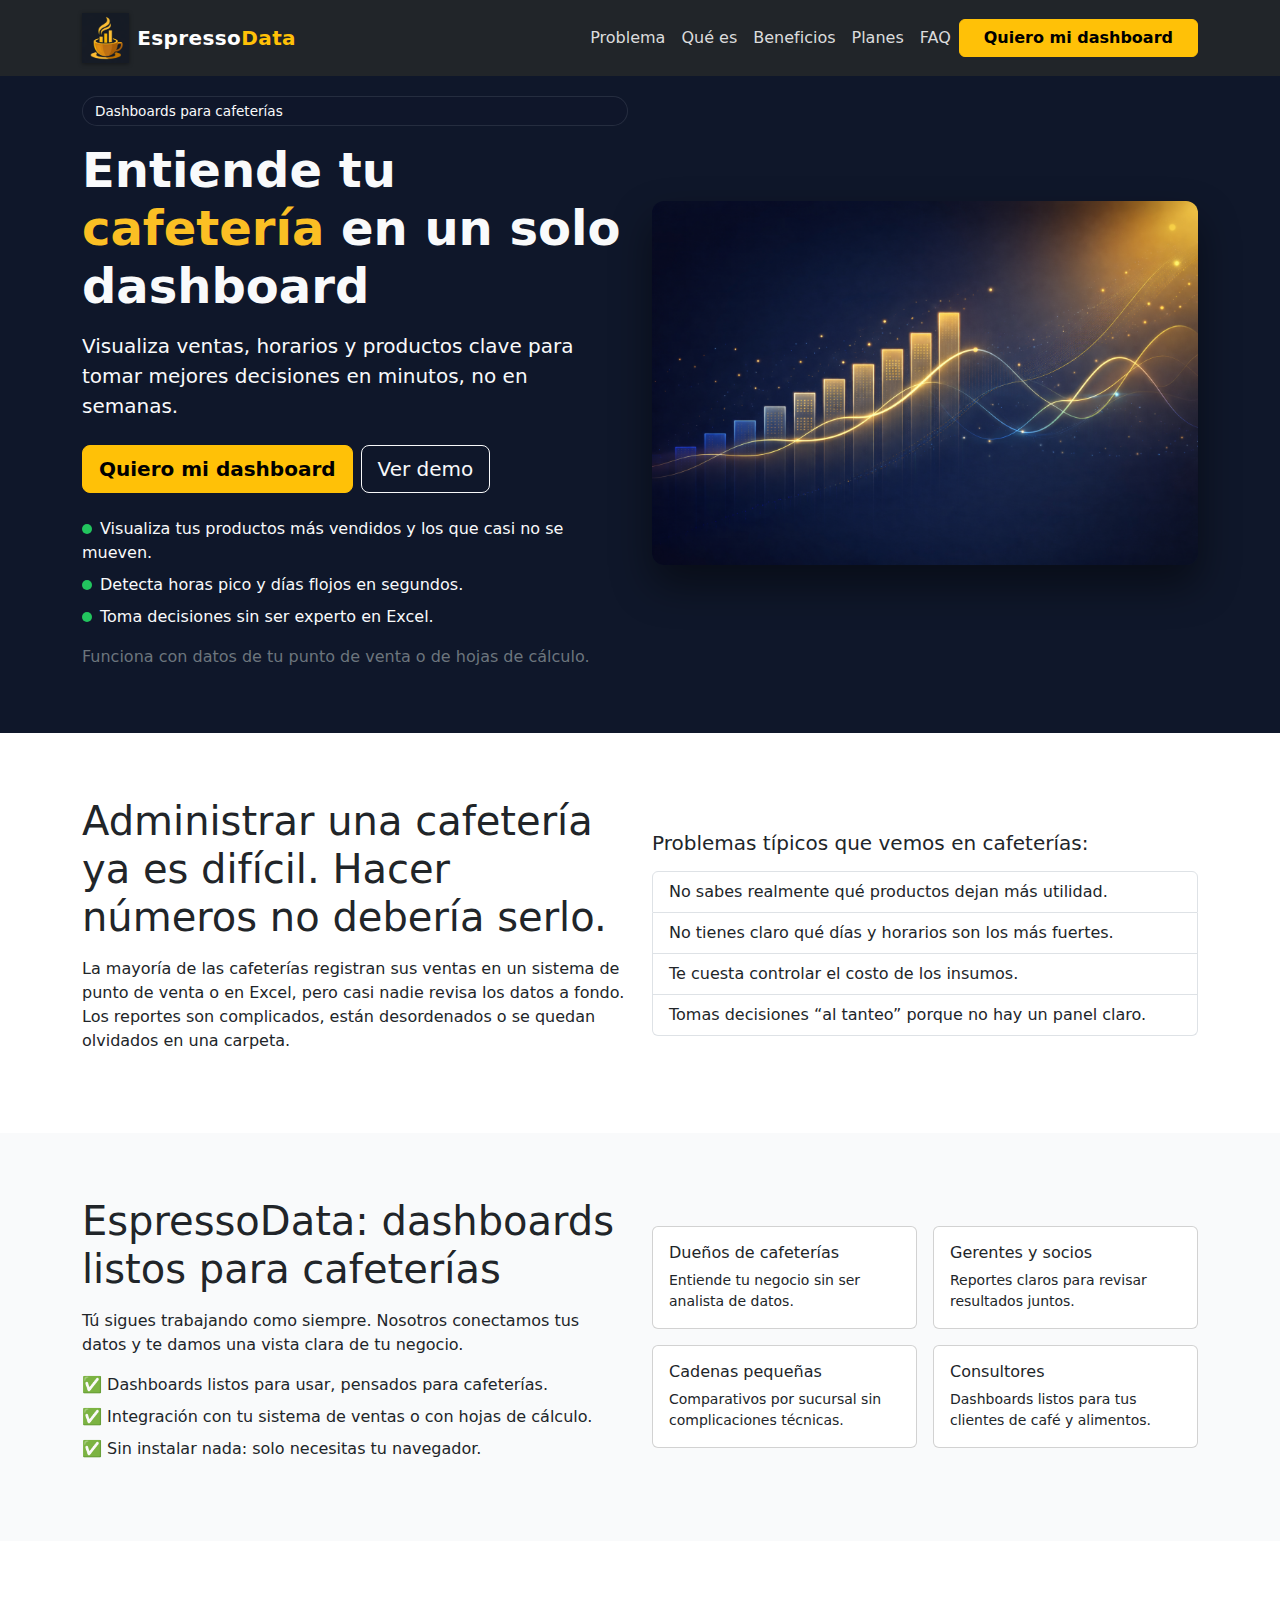
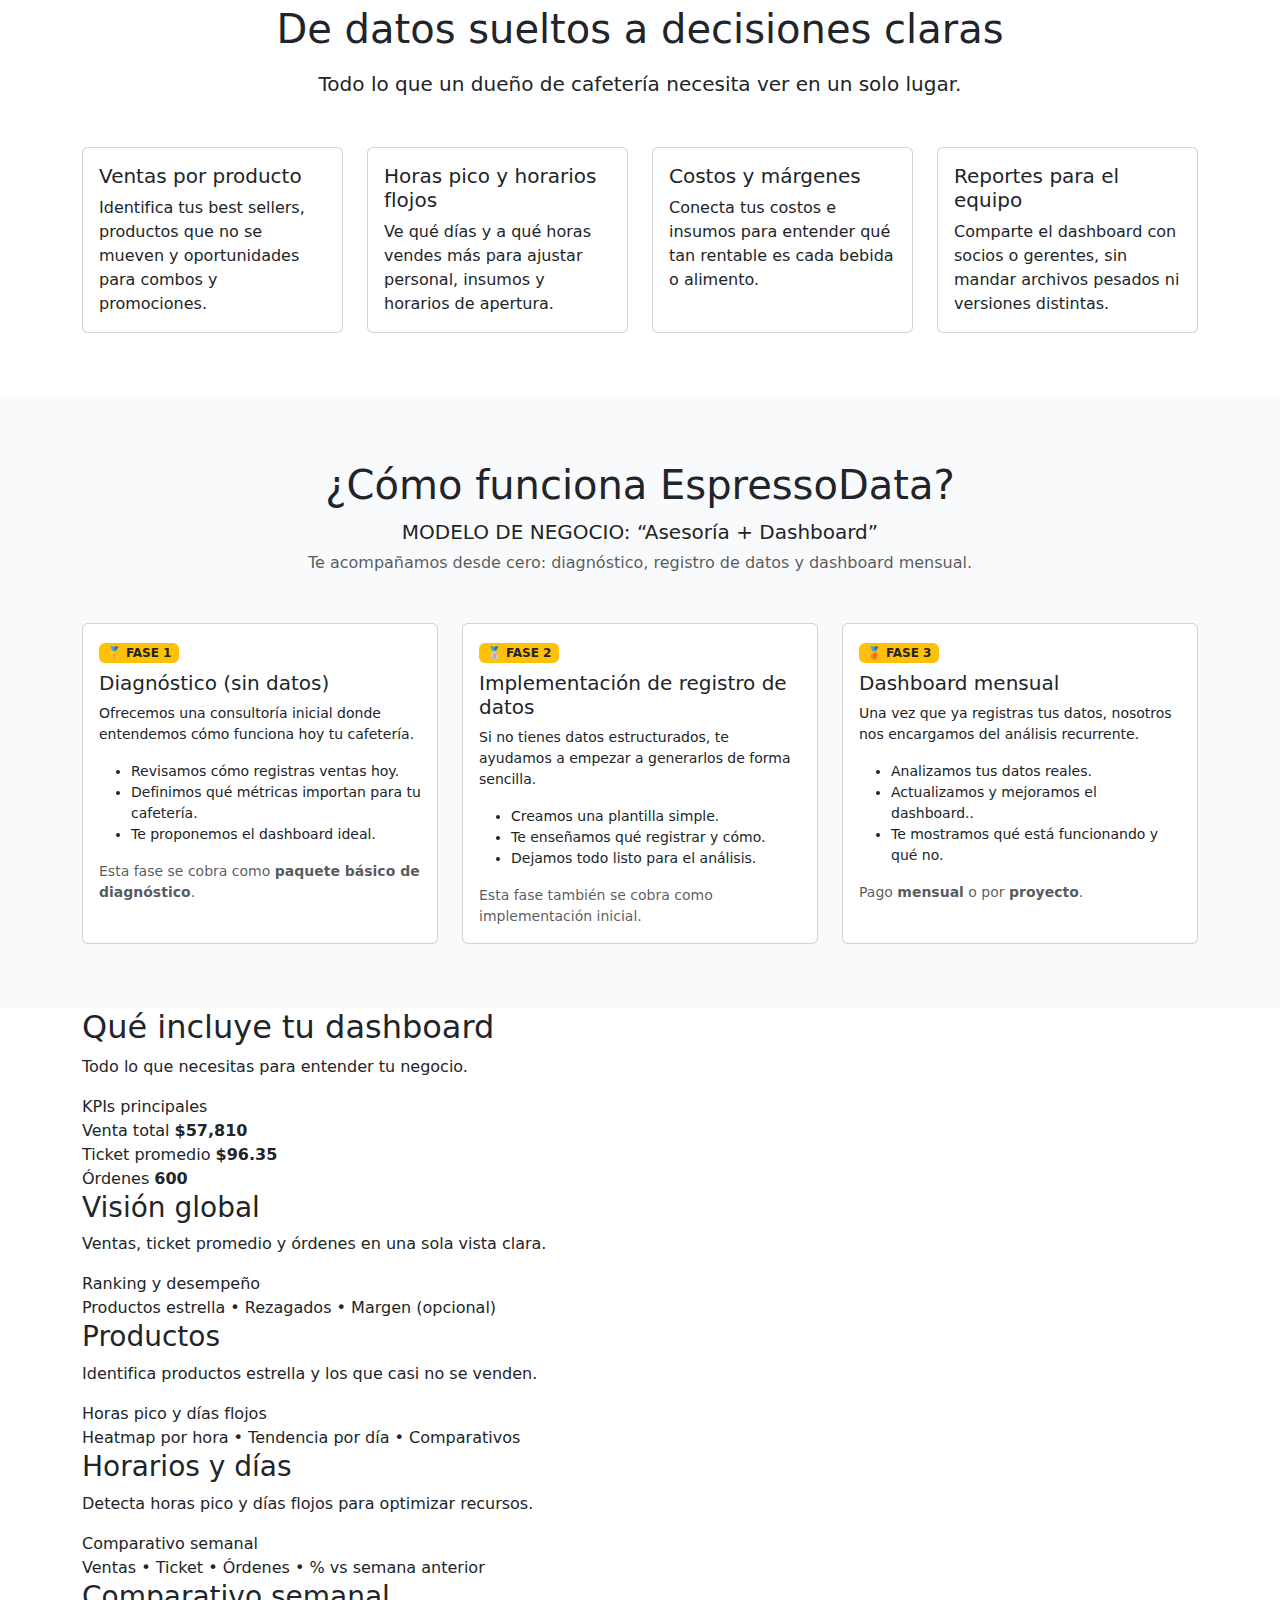
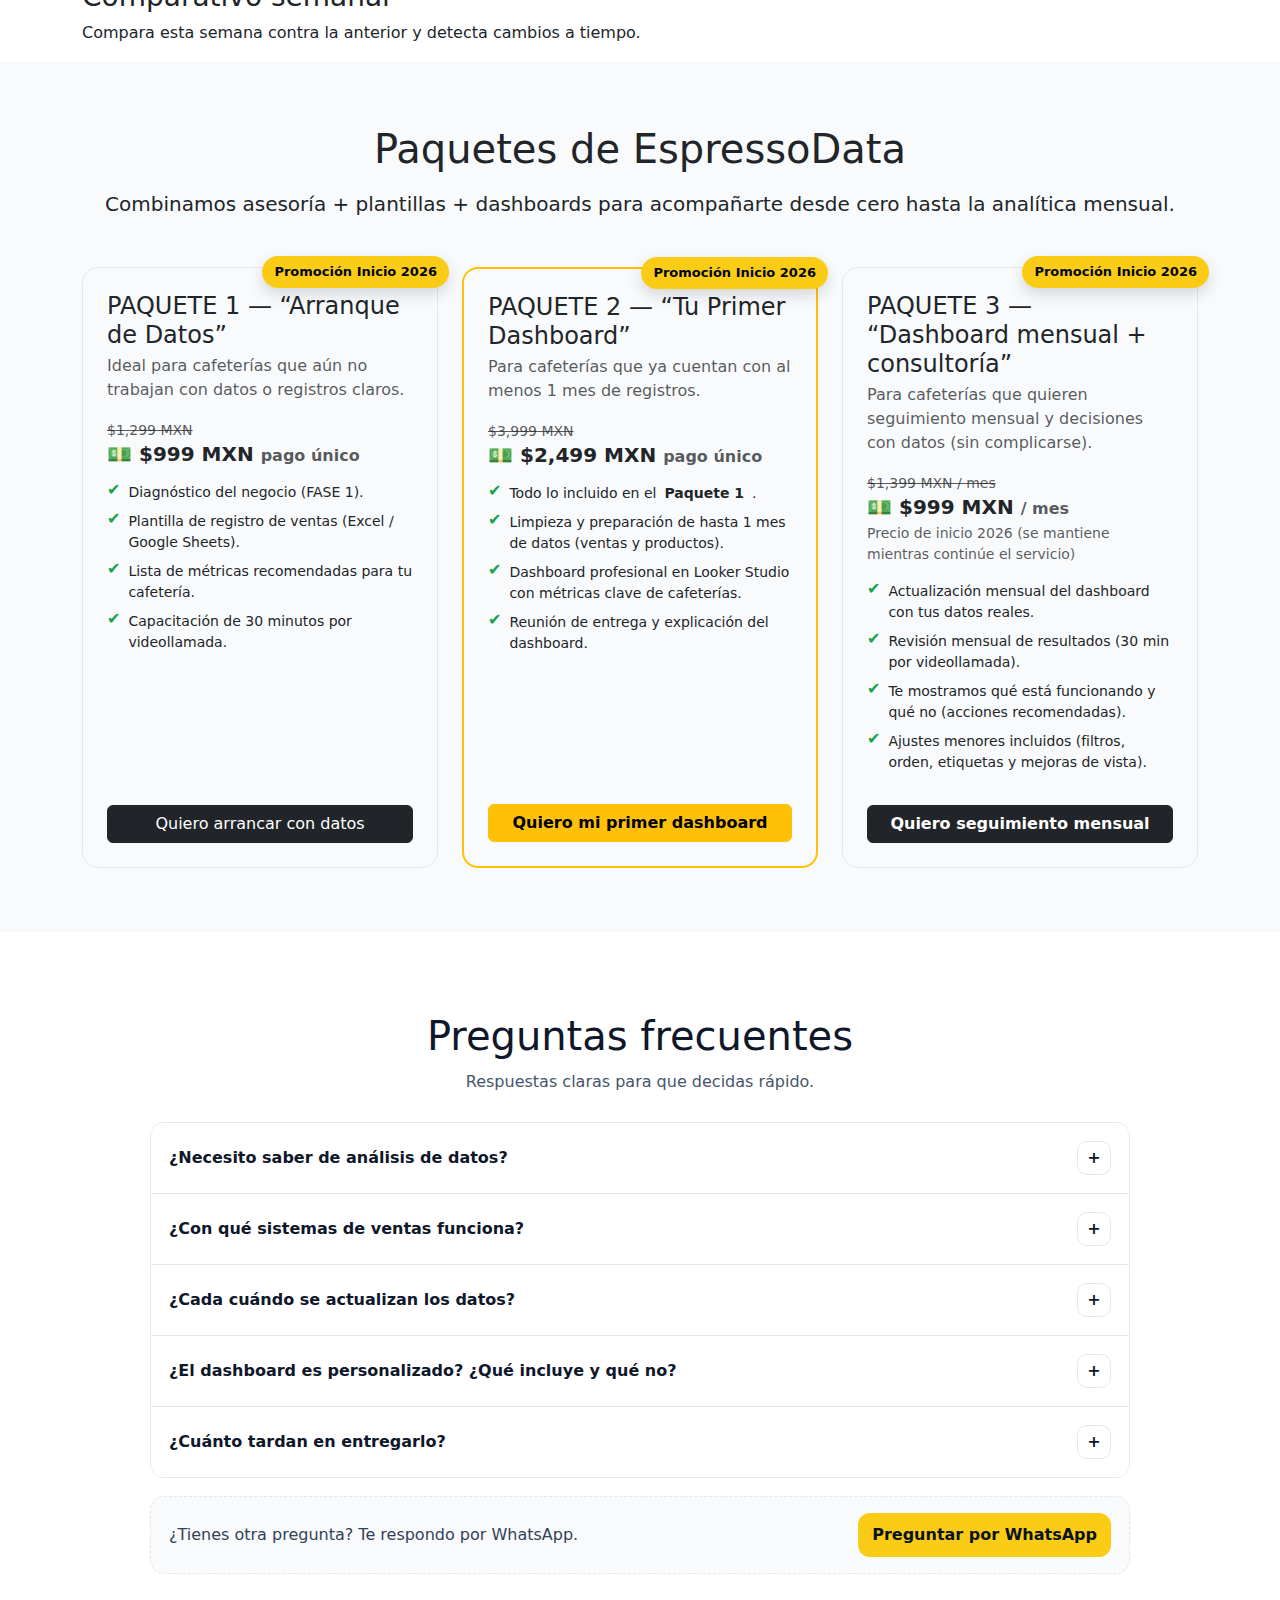
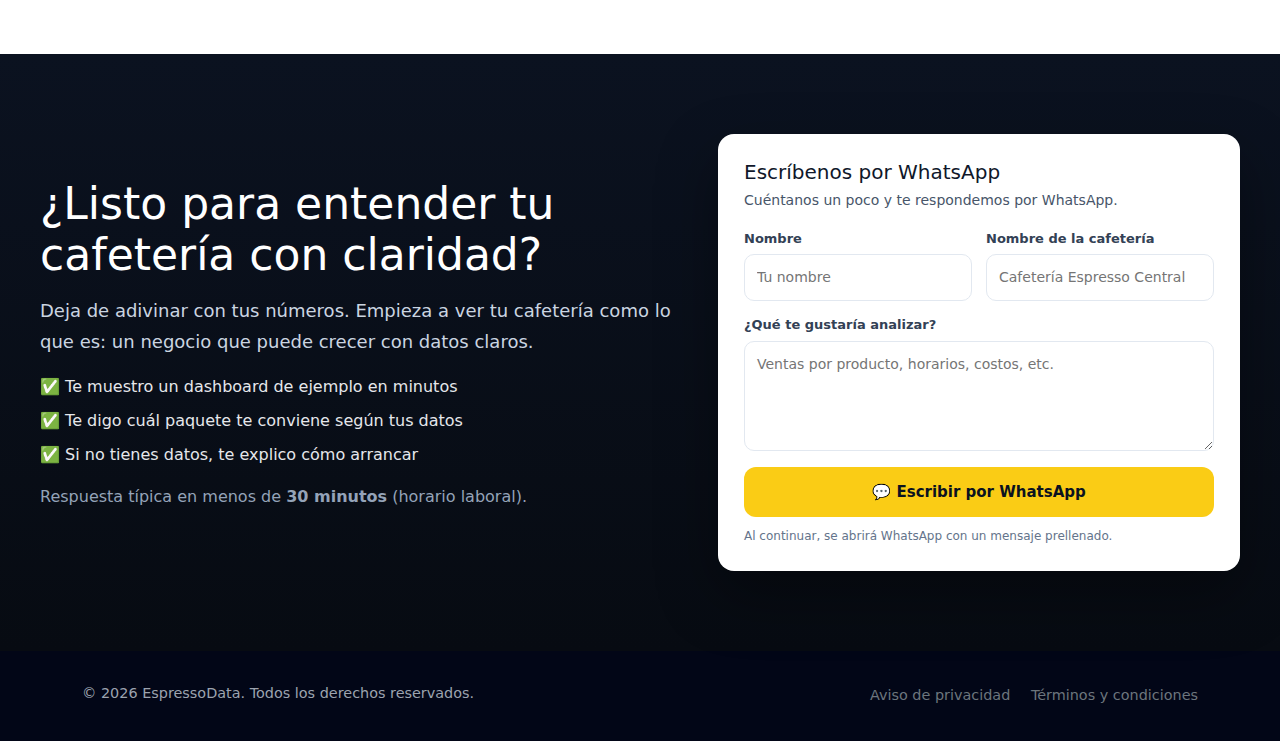
<file: docs/index.html>
<!DOCTYPE html>
<html lang="es">
<head>
  <!-- Básico -->
  <meta charset="utf-8" />
  <meta name="viewport" content="width=device-width, initial-scale=1" />
 
  <!-- Google tag (gtag.js) -->
  <script async src="https://www.googletagmanager.com/gtag/js?id=G-N562D82G1Q"></script>
  <script>
    window.dataLayer = window.dataLayer || [];
    function gtag(){dataLayer.push(arguments);}
    gtag('js', new Date());

    gtag('config', 'G-N562D82G1Q');
  </script>

  <!-- SEO principal -->
  <title>EspressoData | Dashboards para cafeterías</title>
  <meta name="description" content="EspressoData crea dashboards listos para cafeterías. Entiende tus ventas, productos más rentables, horarios pico y costos en un solo panel." />
  <meta name="robots" content="index,follow" />
  <link rel="canonical" href="https://espressodata.com.mx/" />

  <!-- Open Graph / Redes sociales -->
  <meta property="og:type" content="website" />
  <meta property="og:title" content="EspressoData | Dashboards para cafeterías" />
  <meta property="og:description" content="Dashboards listos para cafeterías: ventas, productos, horarios y costos en un solo lugar." />
  <meta property="og:url" content="https://espressodata.com.mx/" />
  <meta property="og:image" content="https://espressodata.com.mx/assets/og-espresso-data.png" />
  <meta property="og:image:width" content="1200" />
  <meta property="og:image:height" content="630" />

  <!-- Twitter Cards -->
  <meta name="twitter:card" content="summary_large_image" />
  <meta name="twitter:title" content="EspressoData | Dashboards para cafeterías" />
  <meta name="twitter:description" content="Conecta tus datos y entiende tu cafetería en un solo dashboard." />
  <meta name="twitter:image" content="https://espressodata.com.mx/assets/og-espresso-data.png" />

  <!-- Favicon (ajusta la ruta) -->
  <link rel="icon" type="image/png" href="/assets/favicon.png" />
  <link rel="stylesheet" href="home.css">

  <!-- Bootstrap CSS -->
  <link
    href="https://cdn.jsdelivr.net/npm/bootstrap@5.3.3/dist/css/bootstrap.min.css"
    rel="stylesheet"
    integrity="sha384-QWTKZyjpPEjISv5WaRU9OFeRpok6YctnYmDr5pNlyT2bRjXh0JMhjY6hW+ALEwIH"
    crossorigin="anonymous"
  />


  <!-- JSON-LD (ajusta URL, nombre y contacto) -->
  <script type="application/ld+json">
    {
      "@context": "https://schema.org",
      "@type": "Organization",
      "name": "EspressoData",
      "url": "https://espressodata.com.mx/",
      "logo": "https://espressodata.com.mx/assets/logo.png",
      "sameAs": [],
      "contactPoint": [{
        "@type": "ContactPoint",
        "contactType": "Sales",
        "availableLanguage": ["es"]
      }]
    }
  </script>

  <script type="application/ld+json">
    {
      "@context": "https://schema.org",
      "@type": "Service",
      "name": "Dashboards para cafeterías en Looker Studio",
      "provider": {
        "@type": "Organization",
        "name": "EspressoData",
        "url": "https://espressodata.com.mx/"
      },
      "areaServed": "MX",
      "serviceType": "Analítica y dashboards",
      "url": "https://espressodata.com.mx/"
    }
  </script>

</head>
<body>

  <!-- NAVBAR -->
  <header>
  <nav class="navbar navbar-expand-lg navbar-dark bg-dark fixed-top">
    <div class="container">

      <!-- LOGO + NOMBRE -->
      <a class="navbar-brand d-flex align-items-center gap-2 fw-bold" href="#inicio">
        <img
          src="logoImage.png"
          alt="EspressoData logo"
          class="logo-img"
        />
        <span>
          Espresso<span class="text-warning">Data</span>
        </span>
      </a>

      <button
        class="navbar-toggler"
        type="button"
        data-bs-toggle="collapse"
        data-bs-target="#mainNavbar"
        aria-controls="mainNavbar"
        aria-expanded="false"
        aria-label="Mostrar menú"
      >
        <span class="navbar-toggler-icon"></span>
      </button>

      <div class="collapse navbar-collapse" id="mainNavbar">
        <ul class="navbar-nav ms-auto mb-2 mb-lg-0">
          <li class="nav-item"><a class="nav-link" href="#problema">Problema</a></li>
          <li class="nav-item"><a class="nav-link" href="#que-es">Qué es</a></li>
          <li class="nav-item"><a class="nav-link" href="#beneficios">Beneficios</a></li>
          <li class="nav-item"><a class="nav-link" href="#planes">Planes</a></li>
          <li class="nav-item"><a class="nav-link" href="#faq">FAQ</a></li>
        </ul>

        <a href="#contacto" class="btn btn-warning fw-semibold px-4">Quiero mi dashboard</a>

      </div>
    </div>
  </nav>
</header>


  <main id="inicio">

    <!-- HERO -->
    <section class="hero-section">
      <div class="container">
        <div class="row align-items-center">
          <div class="col-lg-6 mb-4 mb-lg-0">
            <div class="hero-badge mb-3">
              Dashboards para cafeterías
            </div>
            <h1 class="display-5 fw-bold mb-3">
              Entiende tu <span>cafetería</span> en un solo dashboard
            </h1>
            <p class="lead mb-4">
              Visualiza ventas, horarios y productos clave para tomar mejores decisiones <b>en minutos</b>, no en semanas.
            </p>
            <div class="d-flex flex-column flex-sm-row gap-2 mb-4">
              <a href="#contacto" class="btn btn-warning btn-lg fw-semibold">
                Quiero mi dashboard
              </a>
              <a href="demo.html" class="btn btn-outline-light btn-lg">
                Ver demo
              </a>
            </div>
            <ul class="list-unstyled">
              <li class="mb-2">
                <span class="icon-bullet"></span>Visualiza tus productos más vendidos y los que casi no se mueven.
              </li>
              <li class="mb-2">
                <span class="icon-bullet"></span>Detecta horas pico y días flojos en segundos.
              </li>
              <li class="mb-2">
                <span class="icon-bullet"></span>Toma decisiones sin ser experto en Excel.
              </li>
            </ul>
            <p class="mt-3 mb-0 text-secondary">
              Funciona con datos de tu punto de venta o de hojas de cálculo.
            </p>
          </div>
          <div class="col-lg-6">
            <div class="hero-image">
              <img src="imagen.png" alt="Ejemplo de dashboard para cafeterías">
            </div>
          </div>
        </div>
      </div>
    </section>

    <!-- PROBLEMA -->
    <section id="problema" class="section-padding">
      <div class="container">
        <div class="row align-items-center gy-4">
          <div class="col-lg-6">
            <h2 class="h1 mb-3">Administrar una cafetería ya es difícil. Hacer números no debería serlo.</h2>
            <p>
              La mayoría de las cafeterías registran sus ventas en un sistema de punto de venta o en Excel, pero casi nadie revisa los datos a fondo.
              Los reportes son complicados, están desordenados o se quedan olvidados en una carpeta.
            </p>
          </div>
          <div class="col-lg-6">
            <h3 class="h5 mb-3">Problemas típicos que vemos en cafeterías:</h3>
            <ul class="list-group">
              <li class="list-group-item">
                No sabes realmente qué productos dejan más utilidad.
              </li>
              <li class="list-group-item">
                No tienes claro qué días y horarios son los más fuertes.
              </li>
              <li class="list-group-item">
                Te cuesta controlar el costo de los insumos.
              </li>
              <li class="list-group-item">
                Tomas decisiones “al tanteo” porque no hay un panel claro.
              </li>
            </ul>
          </div>
        </div>
      </div>
    </section>

    <!-- QUÉ ES -->
    <section id="que-es" class="section-padding bg-soft">
      <div class="container">
        <div class="row gy-4 align-items-center">
          <div class="col-lg-6">
            <h2 class="h1 mb-3">EspressoData: dashboards listos para cafeterías</h2>
            <p>
              Tú sigues trabajando como siempre.
              Nosotros conectamos tus datos y te damos una vista clara de tu negocio.
            </p>
            <ul class="list-unstyled mt-3">
              <li class="mb-2">✅ Dashboards listos para usar, pensados para cafeterías.</li>
              <li class="mb-2">✅ Integración con tu sistema de ventas o con hojas de cálculo.</li>
              <li class="mb-2">✅ Sin instalar nada: solo necesitas tu navegador.</li>
            </ul>
          </div>
          <div class="col-lg-6">
            <div class="row g-3">
              <div class="col-sm-6">
                <div class="card h-100">
                  <div class="card-body">
                    <h3 class="h6">Dueños de cafeterías</h3>
                    <p class="mb-0 small">Entiende tu negocio sin ser analista de datos.</p>
                  </div>
                </div>
              </div>
              <div class="col-sm-6">
                <div class="card h-100">
                  <div class="card-body">
                    <h3 class="h6">Gerentes y socios</h3>
                    <p class="mb-0 small">Reportes claros para revisar resultados juntos.</p>
                  </div>
                </div>
              </div>
              <div class="col-sm-6">
                <div class="card h-100">
                  <div class="card-body">
                    <h3 class="h6">Cadenas pequeñas</h3>
                    <p class="mb-0 small">Comparativos por sucursal sin complicaciones técnicas.</p>
                  </div>
                </div>
              </div>
              <div class="col-sm-6">
                <div class="card h-100">
                  <div class="card-body">
                    <h3 class="h6">Consultores</h3>
                    <p class="mb-0 small">Dashboards listos para tus clientes de café y alimentos.</p>
                  </div>
                </div>
              </div>
            </div>
          </div>
        </div>
      </div>
    </section>

    <!-- BENEFICIOS -->
    <section id="beneficios" class="section-padding">
      <div class="container">
        <div class="text-center mb-5">
          <h2 class="h1 mb-3">De datos sueltos a decisiones claras</h2>
          <p class="lead">
            Todo lo que un dueño de cafetería necesita ver en un solo lugar.
          </p>
        </div>
        <div class="row g-4">
          <div class="col-md-6 col-lg-3">
            <div class="card h-100">
              <div class="card-body">
                <h3 class="h5">Ventas por producto</h3>
                <p class="mb-0">
                  Identifica tus best sellers, productos que no se mueven y oportunidades para combos y promociones.
                </p>
              </div>
            </div>
          </div>
          <div class="col-md-6 col-lg-3">
            <div class="card h-100">
              <div class="card-body">
                <h3 class="h5">Horas pico y horarios flojos</h3>
                <p class="mb-0">
                  Ve qué días y a qué horas vendes más para ajustar personal, insumos y horarios de apertura.
                </p>
              </div>
            </div>
          </div>
          <div class="col-md-6 col-lg-3">
            <div class="card h-100">
              <div class="card-body">
                <h3 class="h5">Costos y márgenes</h3>
                <p class="mb-0">
                  Conecta tus costos e insumos para entender qué tan rentable es cada bebida o alimento.
                </p>
              </div>
            </div>
          </div>
          <div class="col-md-6 col-lg-3">
            <div class="card h-100">
              <div class="card-body">
                <h3 class="h5">Reportes para el equipo</h3>
                <p class="mb-0">
                  Comparte el dashboard con socios o gerentes, sin mandar archivos pesados ni versiones distintas.
                </p>
              </div>
            </div>
          </div>
        </div>
      </div>
    </section>

    <!-- CÓMO FUNCIONA -->
<section id="como-funciona" class="section-padding bg-soft">
  <div class="container">
    <div class="text-center mb-5">
      <h2 class="h1 mb-2">¿Cómo funciona EspressoData?</h2>
      <p class="lead mb-1">MODELO DE NEGOCIO: <strong>“Asesoría + Dashboard”</strong></p>
      <p class="text-muted">Te acompañamos desde cero: diagnóstico, registro de datos y dashboard mensual.</p>
    </div>

    <div class="row g-4">
      <!-- FASE 1 -->
      <div class="col-md-4">
        <div class="card h-100">
          <div class="card-body">
            <span class="badge bg-warning text-dark mb-2">🥇 FASE 1</span>
            <h3 class="h5 mb-2">Diagnóstico (sin datos)</h3>
            <p class="small mb-3">
              Ofrecemos una consultoría inicial donde entendemos cómo funciona hoy tu cafetería.
            </p>
            <ul class="small mb-0">
              <li>Revisamos cómo registras ventas hoy.</li>
              <li>Definimos qué métricas importan para tu cafetería.</li>
              <li>Te proponemos el dashboard ideal.</li>
            </ul>
            <p class="small mt-3 mb-0 text-muted">
              Esta fase se cobra como <strong>paquete básico de diagnóstico</strong>.
            </p>
          </div>
        </div>
      </div>

      <!-- FASE 2 -->
      <div class="col-md-4">
        <div class="card h-100">
          <div class="card-body">
            <span class="badge bg-warning text-dark mb-2">🥈 FASE 2</span>
            <h3 class="h5 mb-2">Implementación de registro de datos</h3>
            <p class="small mb-3">
              Si no tienes datos estructurados, te ayudamos a empezar a generarlos de forma sencilla.
            </p>
            <ul class="small mb-0">
              <li>Creamos una plantilla simple.</li>
              <li>Te enseñamos qué registrar y cómo.</li>
              <li>Dejamos todo listo para el análisis.</li>
            </ul>
            <p class="small mt-3 mb-0 text-muted">
              Esta fase también se cobra como implementación inicial.
            </p>
          </div>
        </div>
      </div>

      <!-- FASE 3 -->
      <div class="col-md-4">
        <div class="card h-100">
          <div class="card-body">
            <span class="badge bg-warning text-dark mb-2">🥉 FASE 3</span>
            <h3 class="h5 mb-2">Dashboard mensual</h3>
            <p class="small mb-3">
              Una vez que ya registras tus datos, nosotros nos encargamos del análisis recurrente.
            </p>
            <ul class="small mb-0">
              <li>Analizamos tus datos reales.</li>
              <li>Actualizamos y mejoramos el dashboard..</li>
              <li>Te mostramos qué está funcionando y qué no.</li>
            </ul>
            <p class="small mt-3 mb-0 text-muted">
              Pago <strong>mensual</strong> o por <strong>proyecto</strong>.
            </p>
          </div>
        </div>
      </div>
    </div>

  </div>
</section>

<section class="ed-section">
  <div class="container">
    <div class="ed-head">
      <h2>Qué incluye tu dashboard</h2>
      <p>Todo lo que necesitas para entender tu negocio.</p>
    </div>

    <div class="ed-grid">

      <!-- 1 -->
      <article class="ed-card">
        <div class="ed-chip">KPIs principales</div>

        <div class="ed-kpis">
          <div class="ed-kpi">
            <span>Venta total</span>
            <strong>$57,810</strong>
          </div>
          <div class="ed-kpi">
            <span>Ticket promedio</span>
            <strong>$96.35</strong>
          </div>
          <div class="ed-kpi">
            <span>Órdenes</span>
            <strong>600</strong>
          </div>
        </div>

        <h3>Visión global</h3>
        <p>Ventas, ticket promedio y órdenes en una sola vista clara.</p>
      </article>

      <!-- 2 -->
      <article class="ed-card">
        <div class="ed-chip">Ranking y desempeño</div>

        <div class="ed-mini">
          Productos estrella • Rezagados • Margen (opcional)
        </div>

        <h3>Productos</h3>
        <p>Identifica productos estrella y los que casi no se venden.</p>
      </article>

      <!-- 3 -->
      <article class="ed-card">
        <div class="ed-chip">Horas pico y días flojos</div>

        <div class="ed-mini">
          Heatmap por hora • Tendencia por día • Comparativos
        </div>

        <h3>Horarios y días</h3>
        <p>Detecta horas pico y días flojos para optimizar recursos.</p>
      </article>

      <!-- 4 -->
      <article class="ed-card">
        <div class="ed-chip">Comparativo semanal</div>

        <div class="ed-mini">
          Ventas • Ticket • Órdenes • % vs semana anterior
        </div>

        <h3>Comparativo semanal</h3>
        <p>Compara esta semana contra la anterior y detecta cambios a tiempo.</p>
      </article>

    </div>

  </div>
</section>



    <!-- PLANES -->
<section id="planes" class="section-padding bg-soft">
  <div class="container">
    <div class="text-center mb-5">
      <h2 class="h1 mb-3">Paquetes de EspressoData</h2>
      <p class="lead">
        Combinamos asesoría + plantillas + dashboards para acompañarte desde cero hasta la analítica mensual.
      </p>
    </div>

    <div class="row g-4 justify-content-center">

      <!-- PAQUETE 1 — Arranque de Datos  -->
      <div class="col-md-6 col-lg-4">
        <div class="plan-card p-4 h-100 d-flex flex-column position-relative">

          <!-- Badge promoción -->
          <div class="promo-badge">Promoción Inicio 2026</div>

          <h3 class="h4 mb-1">PAQUETE 1 — “Arranque de Datos”</h3>
          <p class="text-muted mb-3">
            Ideal para cafeterías que aún no trabajan con datos o registros claros.
          </p>

          <!-- Precio -->
          <div class="mb-3">
            <span class="text-muted text-decoration-line-through small">
              $1,299 MXN
            </span>
            <div class="h5 fw-bold mb-0">
              💵 $999 MXN
              <span class="fs-6 text-muted">pago único</span>
            </div>
          </div>

          <!-- Beneficios -->
          <ul class="list-unstyled mb-4 small">
            <li class="plan-feature mb-2">
              <span>✔</span> Diagnóstico del negocio (FASE 1).
            </li>
            <li class="plan-feature mb-2">
              <span>✔</span> Plantilla de registro de ventas (Excel / Google Sheets).
            </li>
            <li class="plan-feature mb-2">
              <span>✔</span> Lista de métricas recomendadas para tu cafetería.
            </li>
            <li class="plan-feature mb-2">
              <span>✔</span> Capacitación de 30 minutos por videollamada.
            </li>
          </ul>

          <!-- CTA -->
          <div class="mt-auto">
            <a href="#contacto" class="btn btn-dark w-100">
              Quiero arrancar con datos
            </a>
          </div>
        </div>
      </div>

      <!-- PAQUETE 2 — Tu Primer Dashboard -->
      <div class="col-md-6 col-lg-4">
        <div class="plan-card p-4 h-100 d-flex flex-column border-2 border-warning position-relative plan-featured">

          <!-- Badge promoción -->
          <div class="promo-badge">Promoción Inicio 2026</div>

          <h3 class="h4 mb-1">PAQUETE 2 — “Tu Primer Dashboard”</h3>
          <p class="text-muted mb-3">
            Para cafeterías que ya cuentan con al menos 1 mes de registros.
          </p>

          <!-- Precio -->
          <div class="mb-3">
            <span class="text-muted text-decoration-line-through small">
              $3,999 MXN
            </span>
            <div class="h5 fw-bold mb-0">
              💵 $2,499 MXN
              <span class="fs-6 text-muted">pago único</span>
            </div>
          </div>

          <!-- Beneficios -->
          <ul class="list-unstyled mb-4 small">
            <li class="plan-feature mb-2">
              <span>✔</span> Todo lo incluido en el <strong>Paquete 1</strong>.
            </li>
            <li class="plan-feature mb-2">
              <span>✔</span> Limpieza y preparación de hasta 1 mes de datos
              (ventas y productos).
            </li>
            <li class="plan-feature mb-2">
              <span>✔</span> Dashboard profesional en Looker Studio
              con métricas clave de cafeterías.
            </li>
            <li class="plan-feature mb-2">
              <span>✔</span> Reunión de entrega y explicación del dashboard.
            </li>
          </ul>

          <!-- CTA -->
          <div class="mt-auto">
            <a href="#contacto" class="btn btn-warning w-100 fw-semibold">
              Quiero mi primer dashboard
            </a>
          </div>
        </div>
      </div>

      <!-- PAQUETE 3 — Dashboard Mensual + Consultoría -->
      <div class="col-md-6 col-lg-4">
        <div class="plan-card p-4 h-100 d-flex flex-column position-relative">

          <!-- Badge promoción -->
          <div class="promo-badge">Promoción Inicio 2026</div>

          <h3 class="h4 mb-1">PAQUETE 3 — “Dashboard mensual + consultoría”</h3>
          <p class="text-muted mb-3">
            Para cafeterías que quieren seguimiento mensual y decisiones con datos (sin complicarse).
          </p>

          <!-- Precio -->
          <div class="mb-3">
            <span class="text-muted text-decoration-line-through small">
              $1,399 MXN / mes
            </span>
            <div class="h5 fw-bold mb-0">
              💵 $999 MXN
              <span class="fs-6 text-muted">/ mes</span>
            </div>
            <div class="small text-muted mt-1">
              Precio de inicio 2026 (se mantiene mientras continúe el servicio)
            </div>
          </div>

          <!-- Beneficios -->
          <ul class="list-unstyled mb-4 small">
            <li class="plan-feature mb-2">
              <span>✔</span> Actualización mensual del dashboard con tus datos reales.
            </li>
            <li class="plan-feature mb-2">
              <span>✔</span> Revisión mensual de resultados (30 min por videollamada).
            </li>
            <li class="plan-feature mb-2">
              <span>✔</span> Te mostramos qué está funcionando y qué no (acciones recomendadas).
            </li>
            <li class="plan-feature mb-2">
              <span>✔</span> Ajustes menores incluidos (filtros, orden, etiquetas y mejoras de vista).
            </li>
          </ul>

          <!-- CTA -->
          <div class="mt-auto">
            <a href="#contacto" class="btn btn-dark w-100 fw-semibold">
              Quiero seguimiento mensual
            </a>
          </div>

        </div>
      </div>

    </div>

  </div>

</section>


    <!-- FAQ -->
    <section class="faq" id="faq">
  <div class="faq-wrap">
    <header class="faq-head">
      <h2>Preguntas frecuentes</h2>
      <p>Respuestas claras para que decidas rápido.</p>
    </header>

    <div class="faq-list">

      <details class="faq-item">
        <summary>
          <span>¿Necesito saber de análisis de datos?</span>
          <span class="faq-icon">+</span>
        </summary>
        <div class="faq-content">
          <p>No. Tú solo registras o exportas tus ventas. Nosotros conectamos los datos y te entregamos el dashboard listo, explicado y con recomendaciones.</p>
        </div>
      </details>

      <details class="faq-item">
        <summary>
          <span>¿Con qué sistemas de ventas funciona?</span>
          <span class="faq-icon">+</span>
        </summary>
        <div class="faq-content">
          <p>Funciona con Excel/Google Sheets y con exportaciones de la mayoría de puntos de venta (CSV/Excel). Si tu sistema permite exportar ventas y productos, podemos integrarlo.</p>
        </div>
      </details>

      <details class="faq-item">
        <summary>
          <span>¿Cada cuándo se actualizan los datos?</span>
          <span class="faq-icon">+</span>
        </summary>
        <div class="faq-content">
          <p>Depende del paquete. En “Tu Primer Dashboard” se entrega con el periodo acordado. En “Dashboard mensual + consultoría” lo actualizamos cada mes con tus datos reales (o cuando nos compartas el archivo/exportación).</p>
        </div>
      </details>

      <details class="faq-item">
        <summary>
          <span>¿El dashboard es personalizado? ¿Qué incluye y qué no?</span>
          <span class="faq-icon">+</span>
        </summary>
        <div class="faq-content">
          <p>Es una plantilla estándar para cafeterías, adaptada a tus datos (productos, categorías, fechas y nombre del negocio). Cambios estructurales (métricas nuevas, dashboards extra o módulos como empleados) se cotizan por separado.</p>
        </div>
      </details>

      <details class="faq-item">
        <summary>
          <span>¿Cuánto tardan en entregarlo?</span>
          <span class="faq-icon">+</span>
        </summary>
        <div class="faq-content">
          <p>Normalmente 2–5 días hábiles después de recibir tus datos (Excel/CSV) y confirmar el periodo a analizar. Si ya tienes todo ordenado, puede ser más rápido.</p>
        </div>
      </details>

    </div>

    <div class="faq-cta">
      <p>¿Tienes otra pregunta? Te respondo por WhatsApp.</p>
      <a class="btn-faq" href="#contacto">Preguntar por WhatsApp</a>
    </div>
  </div>
</section>


    <!-- CONTACTO / CTA FINAL -->
    <section class="cta-whatsapp" id="contacto">
  <div class="cta-wrap">

    <!-- Texto -->
    <div class="cta-copy">
      <h2>¿Listo para entender tu cafetería con claridad?</h2>
      <p class="cta-lead">
        Deja de adivinar con tus números. Empieza a ver tu cafetería como lo que es:
        un negocio que puede crecer con datos claros.
      </p>

      <ul class="cta-bullets">
        <li>✅ Te muestro un dashboard de ejemplo en minutos</li>
        <li>✅ Te digo cuál paquete te conviene según tus datos</li>
        <li>✅ Si no tienes datos, te explico cómo arrancar</li>
      </ul>

      <p class="cta-note">
        Respuesta típica en menos de <strong>30 minutos</strong> (horario laboral).
      </p>
    </div>

    <!-- Caja -->
    <div class="cta-card">
      <h3>Escríbenos por WhatsApp</h3>
      <p class="cta-card-sub">Cuéntanos un poco y te respondemos por WhatsApp.</p>

      <div class="cta-grid">
        <label>
          <span>Nombre</span>
          <input id="waName" type="text" placeholder="Tu nombre" />
        </label>

        <label>
          <span>Nombre de la cafetería</span>
          <input id="waCafe" type="text" placeholder="Cafetería Espresso Central" />
        </label>

        <label class="full">
          <span>¿Qué te gustaría analizar?</span>
          <textarea id="waGoal" rows="4" placeholder="Ventas por producto, horarios, costos, etc."></textarea>
        </label>
      </div>

      <button class="btn-wa" id="waBtn" type="button">
        💬 Escribir por WhatsApp
      </button>

      <p class="cta-legal">
        Al continuar, se abrirá WhatsApp con un mensaje prellenado.
      </p>
    </div>

  </div>
</section>


  </main>

  <!-- FOOTER -->
  <footer>
    <div class="container">
      <div class="row gy-3 align-items-center">
        <div class="col-md-6">
          <p class="mb-1">
            © <span id="year"></span> EspressoData. Todos los derechos reservados.
          </p>
        </div>
        <div class="col-md-6 text-md-end">
          <a href="privacidad.html" class="text-decoration-none text-secondary me-3">Aviso de privacidad</a>
          <a href="terminos.html" class="text-decoration-none text-secondary">Términos y condiciones</a>
        </div>
      </div>
    </div>
  </footer>

  <!-- Bootstrap JS -->
  <script
    src="https://cdn.jsdelivr.net/npm/bootstrap@5.3.3/dist/js/bootstrap.bundle.min.js"
    integrity="sha384-YvpcrYf0tY3lHB60NNkmXc5s9fDVZLESaAA55NDzOxhy9GkcIdslK1eN7N6jIeHz"
    crossorigin="anonymous"
  ></script>

  <!-- Año dinámico en el footer -->
  <script>
    document.getElementById("year").textContent = new Date().getFullYear();
  </script>
  <script>
    (function () {
      // ✅ CAMBIA ESTE NÚMERO
      // Formato: 52 + tu número (10 dígitos). Ej: 5215512345678
      const PHONE = "525643515984";

      const $ = (id) => document.getElementById(id);

      function buildMessage() {
        const name = $("waName").value.trim();
        const cafe = $("waCafe").value.trim();
        const goal = $("waGoal").value.trim();

        const lines = [
          "Hola, quiero una demo de EspressoData ☕📊",
          name ? `Nombre: ${name}` : null,
          cafe ? `Cafetería: ${cafe}` : null,
          goal ? `Quiero analizar: ${goal}` : "Quiero analizar: ventas, horarios, productos y ticket promedio.",
          "",
          "¿Me puedes decir cuál paquete me conviene y cómo conectar mis datos?"
        ].filter(Boolean);

        return lines.join("\n");
      }

      $("waBtn").addEventListener("click", function () {
        const msg = buildMessage();
        const url = `https://wa.me/${PHONE}?text=${encodeURIComponent(msg)}`;
        window.open(url, "_blank", "noopener,noreferrer");
      });
    })();
  </script>

</body>
</html>
</file>
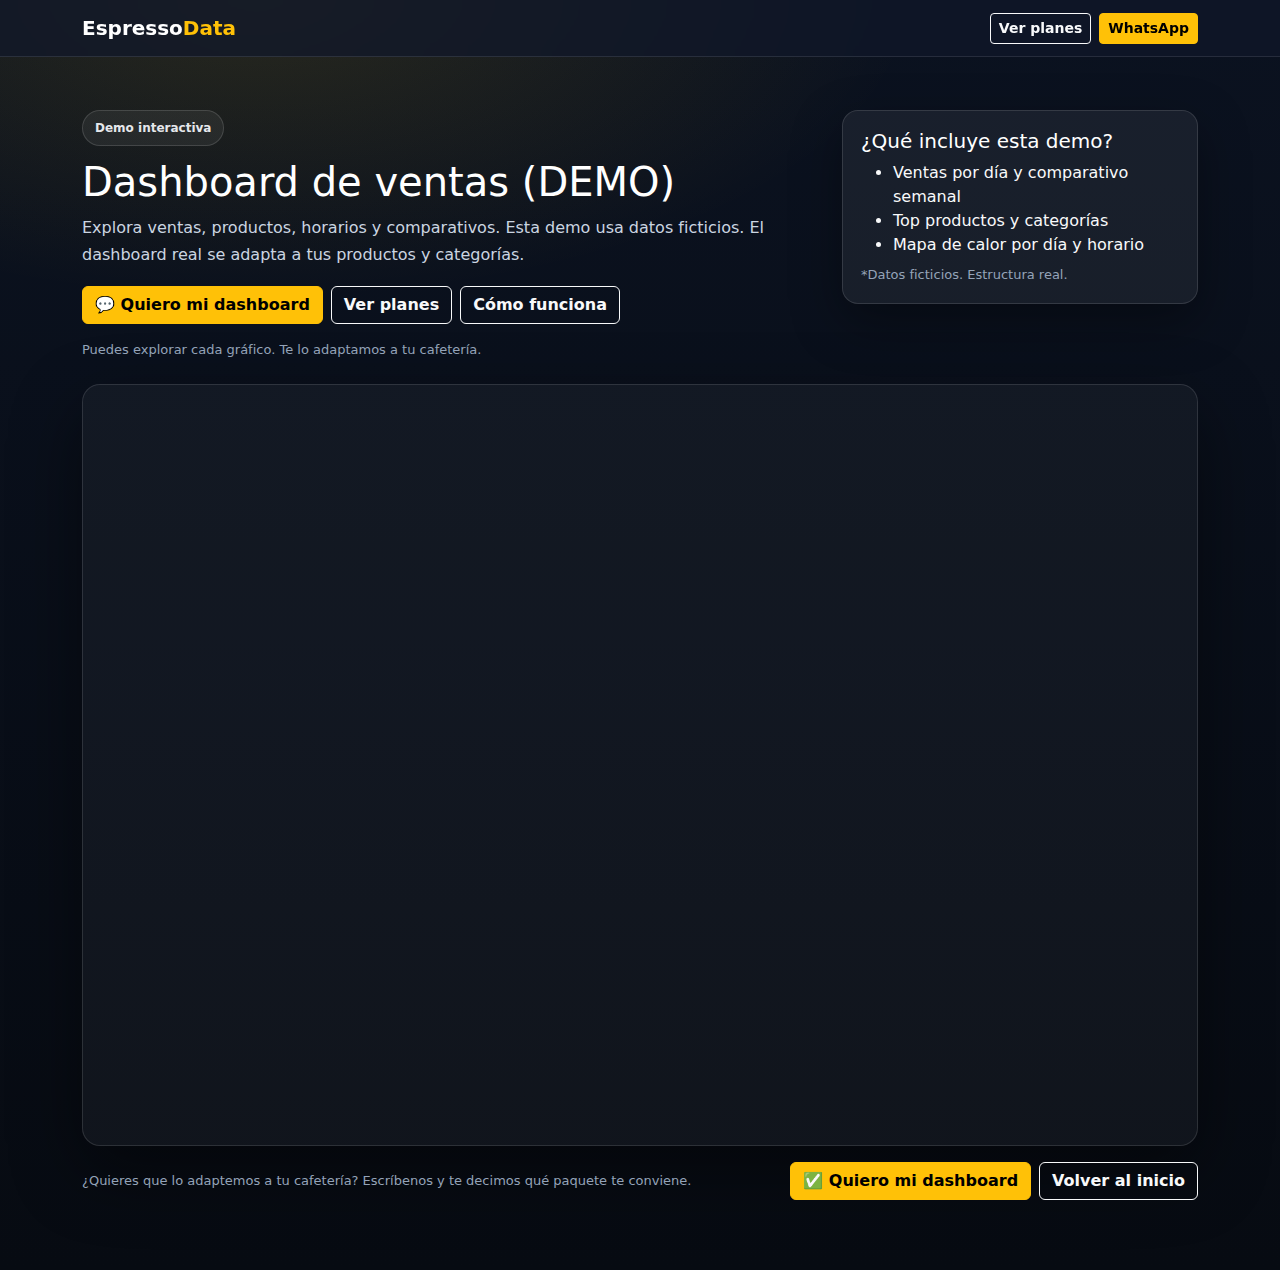
<file: demo.html>
<!doctype html>
<html lang="es">
<head>
  <meta charset="utf-8" />
  <meta name="viewport" content="width=device-width, initial-scale=1" />
  <title>Demo — EspressoData</title>

  <!-- Bootstrap (si ya lo cargas en tu proyecto, usa tu misma ruta) -->
  <link href="https://cdn.jsdelivr.net/npm/bootstrap@5.3.3/dist/css/bootstrap.min.css" rel="stylesheet">
  <link rel="stylesheet" href="./css/demo.css">
</head>

<body>

  <!-- Header -->
  <nav class="navbar navbar-expand-lg navbar-dark fixed-top">
    <div class="container">
      <a class="navbar-brand fw-bold" href="./home.html">
        Espresso<span class="text-warning">Data</span>
      </a>

      <div class="ms-auto d-flex gap-2">
        <a href="./home.html#planes" class="btn btn-outline-light btn-sm fw-semibold">Ver planes</a>
        <a href="./home.html#contacto" class="btn btn-warning btn-sm fw-semibold">WhatsApp</a>
      </div>
    </div>
  </nav>

  <!-- Contenido demo -->
  <main class="demo-wrap">
    <div class="container">

      <div class="row g-4 align-items-start">
        <div class="col-lg-8">
          <span class="demo-pill">Demo interactiva</span>
          <h1 class="demo-title">Dashboard de ventas (DEMO)</h1>
          <p class="demo-sub">
            Explora ventas, productos, horarios y comparativos. Esta demo usa datos ficticios.
            El dashboard real se adapta a tus productos y categorías.
          </p>

          <div class="d-flex flex-wrap gap-2 mb-3">
            <a class="btn btn-warning fw-semibold" href="./home.html#contacto">
              💬 Quiero mi dashboard
            </a>
            <a class="btn btn-outline-light fw-semibold" href="./home.html#planes">
              Ver planes
            </a>
            <a class="btn btn-outline-light fw-semibold" href="./home.html#como-funciona">
              Cómo funciona
            </a>
          </div>

          <p class="small-note mb-0">
            Puedes explorar cada gráfico. Te lo adaptamos a tu cafetería.
          </p>
        </div>

        <div class="col-lg-4">
          <div class="demo-card">
            <h5 class="mb-2 text-white">¿Qué incluye esta demo?</h5>
            <ul class="mb-2 text-light">
              <li>Ventas por día y comparativo semanal</li>
              <li>Top productos y categorías</li>
              <li>Mapa de calor por día y horario</li>
            </ul>
            <p class="small-note mb-0">
              *Datos ficticios. Estructura real.
            </p>
          </div>
        </div>
      </div>

      <div class="demo-frame mt-4">
        <iframe
          class="demo-iframe"
          src="https://lookerstudio.google.com/embed/reporting/84021803-088d-4e94-8023-820cffe00875/page/5UZiF"
          allowfullscreen
        ></iframe>
      </div>

      <div class="d-flex flex-wrap justify-content-between align-items-center gap-2 mt-3">
        <p class="small-note m-0">
          ¿Quieres que lo adaptemos a tu cafetería? Escríbenos y te decimos qué paquete te conviene.
        </p>
        <div class="d-flex gap-2">
          <a href="./home.html#contacto" class="btn btn-warning fw-semibold">✅ Quiero mi dashboard</a>
          <a href="./home.html" class="btn btn-outline-light fw-semibold">Volver al inicio</a>
        </div>
      </div>

    </div>
  </main>

</body>
</html>
</file>
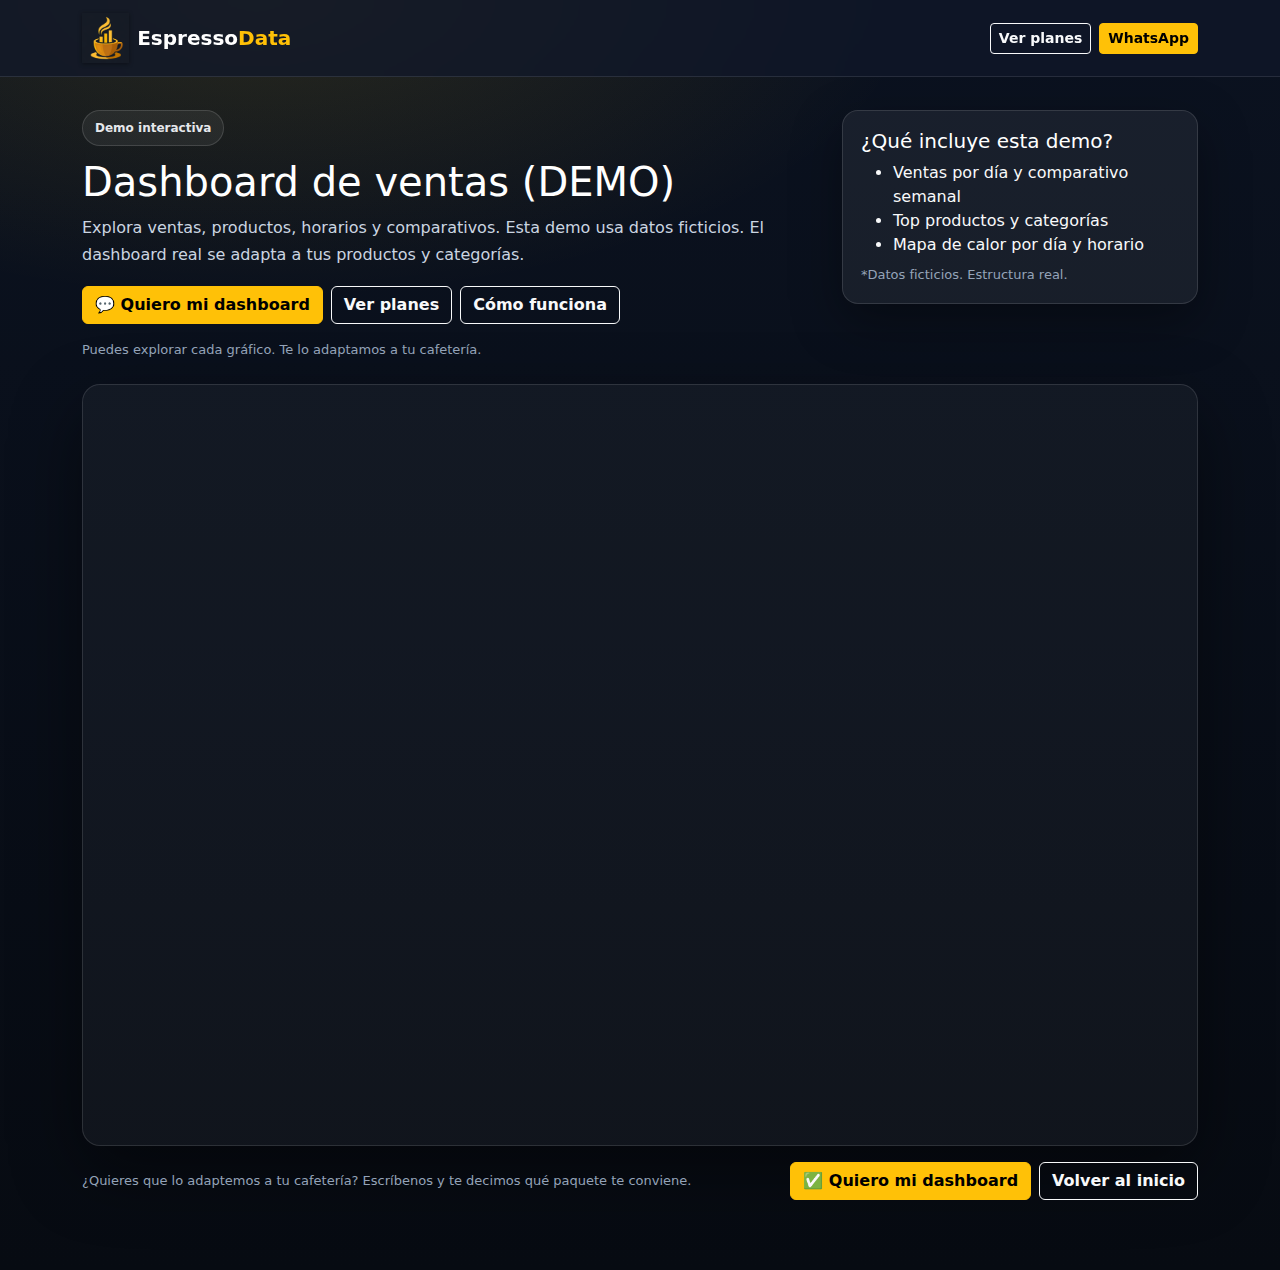
<file: docs/demo.html>
<!doctype html>
<html lang="es">
<head>
  <meta charset="utf-8" />
  <meta name="viewport" content="width=device-width, initial-scale=1" />

  <!-- Google tag (gtag.js) -->
  <script async src="https://www.googletagmanager.com/gtag/js?id=G-N562D82G1Q"></script>
  <script>
    window.dataLayer = window.dataLayer || [];
    function gtag(){dataLayer.push(arguments);}
    gtag('js', new Date());

    gtag('config', 'G-N562D82G1Q');
  </script>
  
  <title>Demo — EspressoData</title>

  <!-- Bootstrap (si ya lo cargas en tu proyecto, usa tu misma ruta) -->
  <link href="https://cdn.jsdelivr.net/npm/bootstrap@5.3.3/dist/css/bootstrap.min.css" rel="stylesheet">
  <link rel="stylesheet" href="demo.css">
</head>

<body>

  <!-- Header -->
  <nav class="navbar navbar-expand-lg navbar-dark fixed-top">
    <div class="container">
      <!-- LOGO + NOMBRE -->
      <a class="navbar-brand d-flex align-items-center gap-2 fw-bold" href="index.html">
        <img
          src="logoImage.png"
          alt="EspressoData logo"
          class="logo-img"
        />
        <span>
          Espresso<span class="text-warning">Data</span>
        </span>
      </a>

      <div class="ms-auto d-flex gap-2">
        <a href="index.html#planes" class="btn btn-outline-light btn-sm fw-semibold">Ver planes</a>
        <a href="index.html#contacto" class="btn btn-warning btn-sm fw-semibold">WhatsApp</a>
      </div>
    </div>
  </nav>

  <!-- Contenido demo -->
  <main class="demo-wrap">
    <div class="container">

      <div class="row g-4 align-items-start">
        <div class="col-lg-8">
          <span class="demo-pill">Demo interactiva</span>
          <h1 class="demo-title">Dashboard de ventas (DEMO)</h1>
          <p class="demo-sub">
            Explora ventas, productos, horarios y comparativos. Esta demo usa datos ficticios.
            El dashboard real se adapta a tus productos y categorías.
          </p>

          <div class="d-flex flex-wrap gap-2 mb-3">
            <a class="btn btn-warning fw-semibold" href="index.html#contacto">
              💬 Quiero mi dashboard
            </a>
            <a class="btn btn-outline-light fw-semibold" href="index.html#planes">
              Ver planes
            </a>
            <a class="btn btn-outline-light fw-semibold" href="index.html#como-funciona">
              Cómo funciona
            </a>
          </div>

          <p class="small-note mb-0">
            Puedes explorar cada gráfico. Te lo adaptamos a tu cafetería.
          </p>
        </div>

        <div class="col-lg-4">
          <div class="demo-card">
            <h5 class="mb-2 text-white">¿Qué incluye esta demo?</h5>
            <ul class="mb-2 text-light">
              <li>Ventas por día y comparativo semanal</li>
              <li>Top productos y categorías</li>
              <li>Mapa de calor por día y horario</li>
            </ul>
            <p class="small-note mb-0">
              *Datos ficticios. Estructura real.
            </p>
          </div>
        </div>
      </div>

      <div class="demo-frame mt-4">
        <iframe
          class="demo-iframe"
          src="https://lookerstudio.google.com/embed/reporting/84021803-088d-4e94-8023-820cffe00875/page/5UZiF"
          allowfullscreen
        ></iframe>
      </div>

      <div class="d-flex flex-wrap justify-content-between align-items-center gap-2 mt-3">
        <p class="small-note m-0">
          ¿Quieres que lo adaptemos a tu cafetería? Escríbenos y te decimos qué paquete te conviene.
        </p>
        <div class="d-flex gap-2">
          <a href="index.html#contacto" class="btn btn-warning fw-semibold">✅ Quiero mi dashboard</a>
          <a href="index.html" class="btn btn-outline-light fw-semibold">Volver al inicio</a>
        </div>
      </div>

    </div>
  </main>

</body>
</html>
</file>
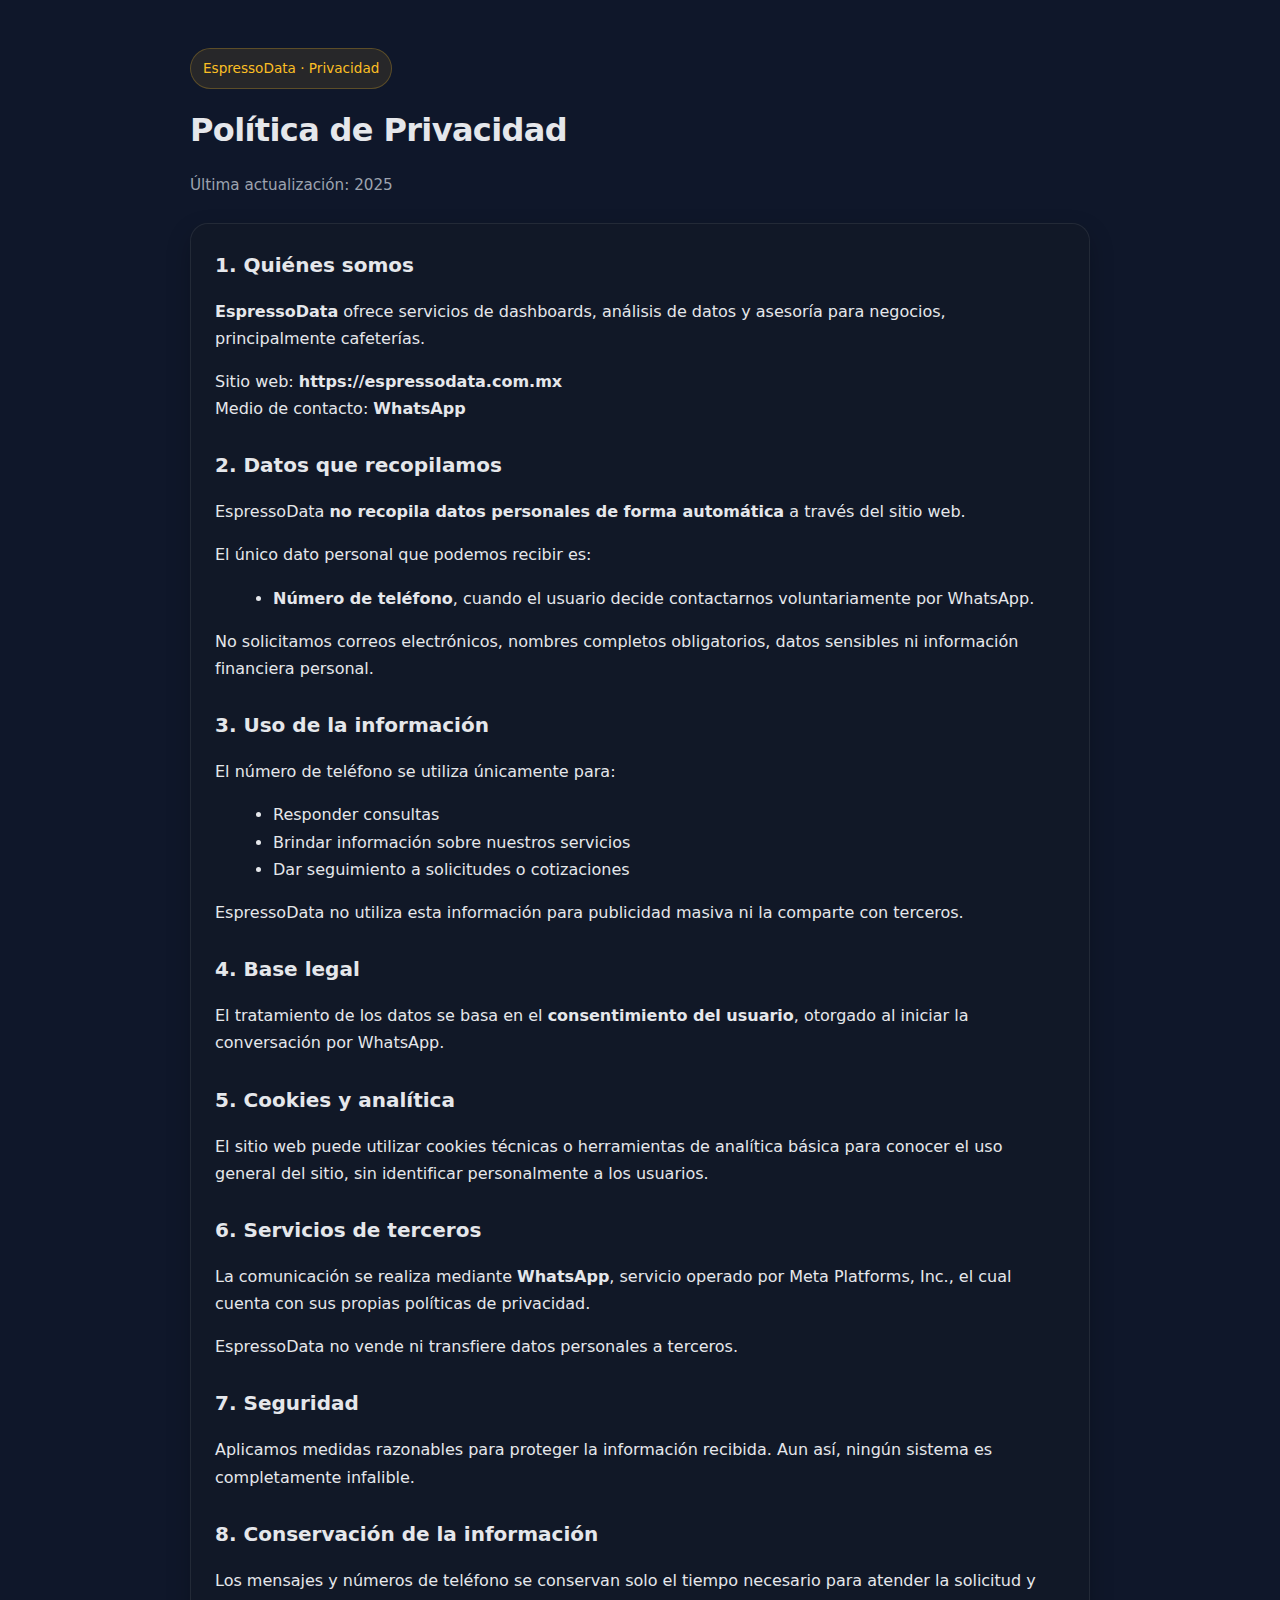
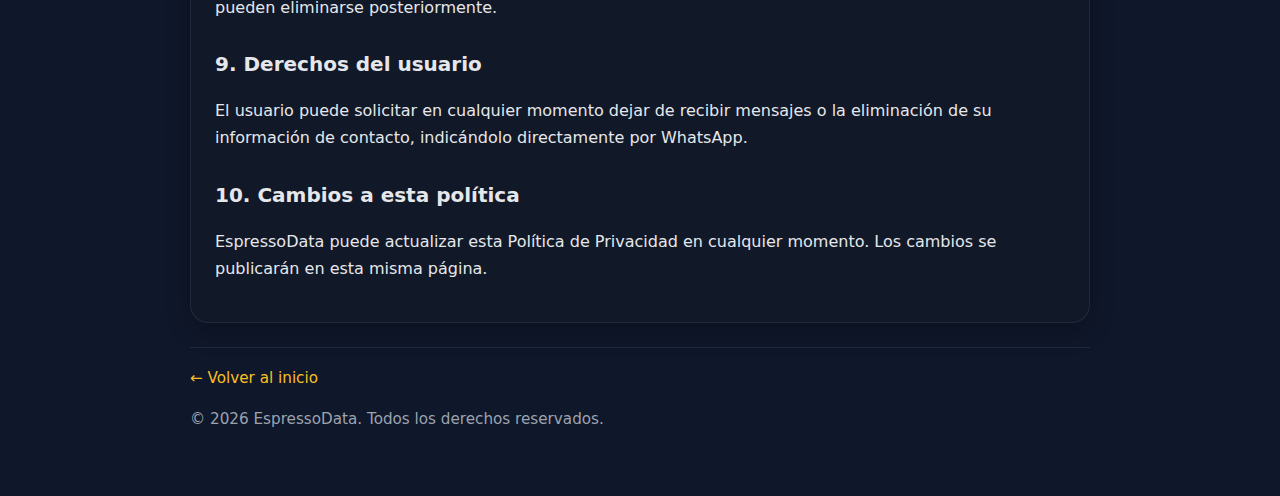
<file: docs/privacidad.html>
<!doctype html>
<html lang="es-MX">
<head>
  <meta charset="utf-8">
  <meta name="viewport" content="width=device-width, initial-scale=1">

  <title>Política de Privacidad | EspressoData</title>
  <meta name="description" content="Política de privacidad de EspressoData. Solo recopilamos el número de teléfono cuando nos contactas por WhatsApp.">
  <meta name="robots" content="index,follow">
  <link rel="canonical" href="https://espressodata.com.mx/privacidad.html">

  <!-- Open Graph -->
  <meta property="og:title" content="Política de Privacidad | EspressoData">
  <meta property="og:description" content="Conoce cómo EspressoData utiliza la información cuando te contactas por WhatsApp.">
  <meta property="og:type" content="website">
  <meta property="og:url" content="https://espressodata.com.mx/privacidad.html">

  <style>
    :root{
      --bg:#0f172a;
      --card:#111827;
      --text:#e5e7eb;
      --muted:#9ca3af;
      --accent:#fbbf24;
      --border:rgba(255,255,255,.08);
    }
    body{
      margin:0;
      font-family:system-ui,-apple-system,Segoe UI,Roboto,Inter,Arial,sans-serif;
      background:var(--bg);
      color:var(--text);
      line-height:1.7;
    }
    a{ color:var(--accent); text-decoration:none; }
    a:hover{ text-decoration:underline; }

    .container{
      max-width:900px;
      margin:0 auto;
      padding:48px 18px;
    }

    header{
      margin-bottom:24px;
    }

    .badge{
      display:inline-block;
      padding:8px 12px;
      border-radius:999px;
      border:1px solid rgba(251,191,36,.25);
      background:rgba(251,191,36,.10);
      color:var(--accent);
      font-size:.85rem;
      margin-bottom:14px;
    }

    h1{
      font-size:2rem;
      margin:0 0 8px;
      letter-spacing:-.02em;
    }

    .meta{
      color:var(--muted);
      font-size:.95rem;
    }

    .card{
      background:var(--card);
      border:1px solid var(--border);
      border-radius:18px;
      padding:24px;
      box-shadow:0 10px 25px rgba(0,0,0,.22);
    }

    h2{
      font-size:1.25rem;
      margin:26px 0 10px;
    }

    .card h2:first-child{
      margin-top:0;
    }

    ul{
      margin:8px 0 0 18px;
    }

    .divider{
      height:1px;
      background:var(--border);
      margin:18px 0;
    }

    footer{
      margin-top:24px;
      color:var(--muted);
      font-size:.95rem;
    }

    @media (max-width:600px){
      h1{ font-size:1.7rem; }
    }
  </style>
</head>

<body>

<main class="container">
  <header>
    <div class="badge">EspressoData · Privacidad</div>
    <h1>Política de Privacidad</h1>
    <p class="meta">Última actualización: 2025</p>
  </header>

  <section class="card">

    <h2>1. Quiénes somos</h2>
    <p>
      <strong>EspressoData</strong> ofrece servicios de dashboards, análisis de datos y asesoría para negocios,
      principalmente cafeterías.
    </p>
    <p>
      Sitio web: <strong>https://espressodata.com.mx</strong><br>
      Medio de contacto: <strong>WhatsApp</strong>
    </p>

    <h2>2. Datos que recopilamos</h2>
    <p>
      EspressoData <strong>no recopila datos personales de forma automática</strong> a través del sitio web.
    </p>
    <p>
      El único dato personal que podemos recibir es:
    </p>
    <ul>
      <li><strong>Número de teléfono</strong>, cuando el usuario decide contactarnos voluntariamente por WhatsApp.</li>
    </ul>
    <p>
      No solicitamos correos electrónicos, nombres completos obligatorios, datos sensibles ni información financiera personal.
    </p>

    <h2>3. Uso de la información</h2>
    <p>
      El número de teléfono se utiliza únicamente para:
    </p>
    <ul>
      <li>Responder consultas</li>
      <li>Brindar información sobre nuestros servicios</li>
      <li>Dar seguimiento a solicitudes o cotizaciones</li>
    </ul>
    <p>
      EspressoData no utiliza esta información para publicidad masiva ni la comparte con terceros.
    </p>

    <h2>4. Base legal</h2>
    <p>
      El tratamiento de los datos se basa en el <strong>consentimiento del usuario</strong>,
      otorgado al iniciar la conversación por WhatsApp.
    </p>

    <h2>5. Cookies y analítica</h2>
    <p>
      El sitio web puede utilizar cookies técnicas o herramientas de analítica básica para conocer
      el uso general del sitio, sin identificar personalmente a los usuarios.
    </p>

    <h2>6. Servicios de terceros</h2>
    <p>
      La comunicación se realiza mediante <strong>WhatsApp</strong>, servicio operado por Meta Platforms, Inc.,
      el cual cuenta con sus propias políticas de privacidad.
    </p>
    <p>
      EspressoData no vende ni transfiere datos personales a terceros.
    </p>

    <h2>7. Seguridad</h2>
    <p>
      Aplicamos medidas razonables para proteger la información recibida.
      Aun así, ningún sistema es completamente infalible.
    </p>

    <h2>8. Conservación de la información</h2>
    <p>
      Los mensajes y números de teléfono se conservan solo el tiempo necesario para atender la solicitud
      y pueden eliminarse posteriormente.
    </p>

    <h2>9. Derechos del usuario</h2>
    <p>
      El usuario puede solicitar en cualquier momento dejar de recibir mensajes
      o la eliminación de su información de contacto, indicándolo directamente por WhatsApp.
    </p>

    <h2>10. Cambios a esta política</h2>
    <p>
      EspressoData puede actualizar esta Política de Privacidad en cualquier momento.
      Los cambios se publicarán en esta misma página.
    </p>

  </section>

  <footer>
    <div class="divider"></div>
    <p>
      <a href="index.html">← Volver al inicio</a>
    </p>
    <p>
      © <span id="year"></span> EspressoData. Todos los derechos reservados.
    </p>
  </footer>
</main>

<script>
  document.getElementById("year").textContent = new Date().getFullYear();
</script>

</body>
</html>
</file>
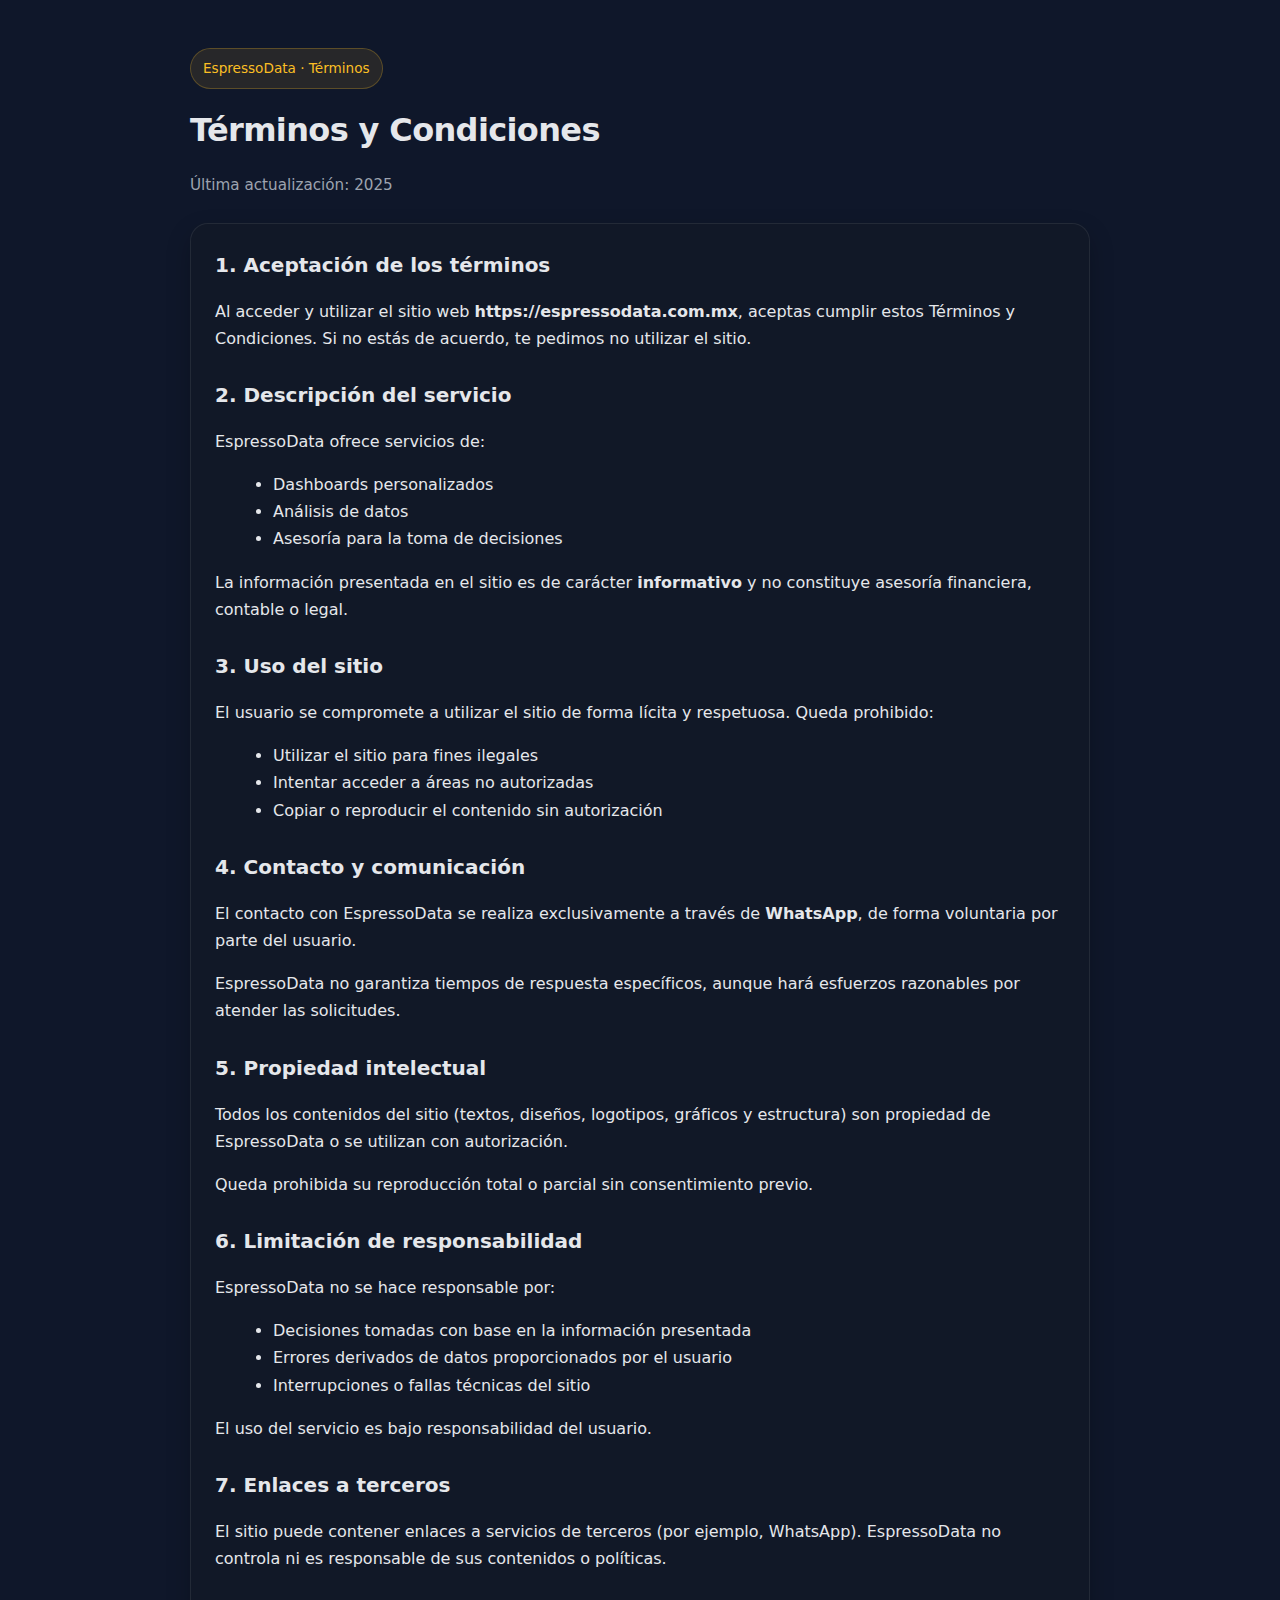
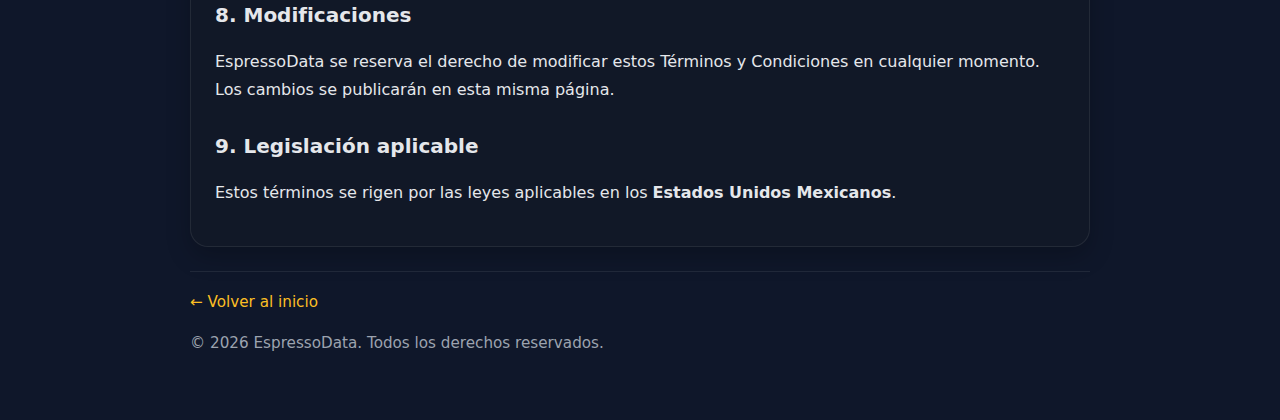
<file: docs/terminos.html>
<!doctype html>
<html lang="es-MX">
<head>
  <meta charset="utf-8">
  <meta name="viewport" content="width=device-width, initial-scale=1">

  <title>Términos y Condiciones | EspressoData</title>
  <meta name="description" content="Términos y condiciones de uso de EspressoData. Consulta las reglas, responsabilidades y alcance de nuestros servicios de dashboards y análisis.">
  <meta name="robots" content="index,follow">
  <link rel="canonical" href="https://espressodata.com.mx/terminos.html">

  <!-- Open Graph -->
  <meta property="og:title" content="Términos y Condiciones | EspressoData">
  <meta property="og:description" content="Conoce los términos de uso de los servicios y contenidos de EspressoData.">
  <meta property="og:type" content="website">
  <meta property="og:url" content="https://espressodata.com.mx/terminos.html">

  <style>
    :root{
      --bg:#0f172a;
      --card:#111827;
      --text:#e5e7eb;
      --muted:#9ca3af;
      --accent:#fbbf24;
      --border:rgba(255,255,255,.08);
    }
    body{
      margin:0;
      font-family:system-ui,-apple-system,Segoe UI,Roboto,Inter,Arial,sans-serif;
      background:var(--bg);
      color:var(--text);
      line-height:1.7;
    }
    a{ color:var(--accent); text-decoration:none; }
    a:hover{ text-decoration:underline; }

    .container{
      max-width:900px;
      margin:0 auto;
      padding:48px 18px;
    }

    header{
      margin-bottom:24px;
    }

    .badge{
      display:inline-block;
      padding:8px 12px;
      border-radius:999px;
      border:1px solid rgba(251,191,36,.25);
      background:rgba(251,191,36,.10);
      color:var(--accent);
      font-size:.85rem;
      margin-bottom:14px;
    }

    h1{
      font-size:2rem;
      margin:0 0 8px;
      letter-spacing:-.02em;
    }

    .meta{
      color:var(--muted);
      font-size:.95rem;
    }

    .card{
      background:var(--card);
      border:1px solid var(--border);
      border-radius:18px;
      padding:24px;
      box-shadow:0 10px 25px rgba(0,0,0,.22);
    }

    h2{
      font-size:1.25rem;
      margin:26px 0 10px;
    }

    .card h2:first-child{
      margin-top:0;
    }

    ul{
      margin:8px 0 0 18px;
    }

    .divider{
      height:1px;
      background:var(--border);
      margin:18px 0;
    }

    footer{
      margin-top:24px;
      color:var(--muted);
      font-size:.95rem;
    }

    @media (max-width:600px){
      h1{ font-size:1.7rem; }
    }
  </style>
</head>

<body>

<main class="container">
  <header>
    <div class="badge">EspressoData · Términos</div>
    <h1>Términos y Condiciones</h1>
    <p class="meta">Última actualización: 2025</p>
  </header>

  <section class="card">

    <h2>1. Aceptación de los términos</h2>
    <p>
      Al acceder y utilizar el sitio web <strong>https://espressodata.com.mx</strong>,
      aceptas cumplir estos Términos y Condiciones.  
      Si no estás de acuerdo, te pedimos no utilizar el sitio.
    </p>

    <h2>2. Descripción del servicio</h2>
    <p>
      EspressoData ofrece servicios de:
    </p>
    <ul>
      <li>Dashboards personalizados</li>
      <li>Análisis de datos</li>
      <li>Asesoría para la toma de decisiones</li>
    </ul>
    <p>
      La información presentada en el sitio es de carácter <strong>informativo</strong>
      y no constituye asesoría financiera, contable o legal.
    </p>

    <h2>3. Uso del sitio</h2>
    <p>
      El usuario se compromete a utilizar el sitio de forma lícita y respetuosa.
      Queda prohibido:
    </p>
    <ul>
      <li>Utilizar el sitio para fines ilegales</li>
      <li>Intentar acceder a áreas no autorizadas</li>
      <li>Copiar o reproducir el contenido sin autorización</li>
    </ul>

    <h2>4. Contacto y comunicación</h2>
    <p>
      El contacto con EspressoData se realiza exclusivamente a través de
      <strong>WhatsApp</strong>, de forma voluntaria por parte del usuario.
    </p>
    <p>
      EspressoData no garantiza tiempos de respuesta específicos,
      aunque hará esfuerzos razonables por atender las solicitudes.
    </p>

    <h2>5. Propiedad intelectual</h2>
    <p>
      Todos los contenidos del sitio (textos, diseños, logotipos, gráficos y estructura)
      son propiedad de EspressoData o se utilizan con autorización.
    </p>
    <p>
      Queda prohibida su reproducción total o parcial sin consentimiento previo.
    </p>

    <h2>6. Limitación de responsabilidad</h2>
    <p>
      EspressoData no se hace responsable por:
    </p>
    <ul>
      <li>Decisiones tomadas con base en la información presentada</li>
      <li>Errores derivados de datos proporcionados por el usuario</li>
      <li>Interrupciones o fallas técnicas del sitio</li>
    </ul>
    <p>
      El uso del servicio es bajo responsabilidad del usuario.
    </p>

    <h2>7. Enlaces a terceros</h2>
    <p>
      El sitio puede contener enlaces a servicios de terceros
      (por ejemplo, WhatsApp).  
      EspressoData no controla ni es responsable de sus contenidos o políticas.
    </p>

    <h2>8. Modificaciones</h2>
    <p>
      EspressoData se reserva el derecho de modificar estos Términos y Condiciones
      en cualquier momento.  
      Los cambios se publicarán en esta misma página.
    </p>

    <h2>9. Legislación aplicable</h2>
    <p>
      Estos términos se rigen por las leyes aplicables en los
      <strong>Estados Unidos Mexicanos</strong>.
    </p>

  </section>

  <footer>
    <div class="divider"></div>
    <p>
      <a href="home.html">← Volver al inicio</a>
    </p>
    <p>
      © <span id="year"></span> EspressoData. Todos los derechos reservados.
    </p>
  </footer>
</main>

<script>
  document.getElementById("year").textContent = new Date().getFullYear();
</script>

</body>
</html>
</file>
<file: docs/home.css>
body {
      scroll-behavior: smooth;
    }

    .logo-img{
      height: 50px; 
      width: auto;
      background: transparent !important;
      border-radius: 0;
      padding: 0;
      filter: drop-shadow(0 2px 6px rgba(0,0,0,.55));
    }


    .logo-img {
      filter: drop-shadow(0 1px 2px rgba(0,0,0,0.4));
    }

    .navbar-brand span {
      letter-spacing: 0.4px;
    }

    .navbar-dark .nav-link {
      color: rgba(255, 255, 255, 0.85);
    }

    .navbar-dark .nav-link:hover {
      color: #ffc107;
    }

    .hero-section {
      padding: 6rem 0 4rem 0;
      background: #0f172a;
      color: #f9fafb;
    }
    .hero-section h1 span {
      color: #fbbf24; /* tono tipo espresso-dorado */
    }
    .hero-badge {
      background: rgba(15, 23, 42, 0.8);
      border: 1px solid rgba(248, 250, 252, 0.1);
      border-radius: 999px;
      padding: 0.25rem 0.75rem;
      font-size: 0.85rem;
    }
    /* IMAGEN */
    .hero-image img {
      width: 100%;
      border-radius: 12px;
      box-shadow: 0 20px 40px rgba(0,0,0,0.45);
    }
    .icon-bullet {
      width: 10px;
      height: 10px;
      border-radius: 999px;
      display: inline-block;
      margin-right: 0.5rem;
      background: #22c55e;
    }
    .section-padding {
      padding: 4rem 0;
    }
    .bg-soft {
      background-color: #f9fafb;
    }
    .plan-card {
      border-radius: 1rem;
      border: 1px solid #e5e7eb;
    }
    .plan-feature {
      display: flex;
      gap: 0.5rem;
    }
    .plan-feature span {
      font-size: 1rem;
      line-height: 1;
      color: #16a34a;
    }
    footer {
      background: #020617;
      color: #9ca3af;
      padding: 2rem 0;
      font-size: 0.9rem;
    }
    .faq-question {
      font-weight: 600;
    }

    .features {
      padding: 80px 20px;
      background: #ffffff;
    }

    .features-container {
      max-width: 1200px;
      margin: 0 auto;
      text-align: center;
    }

    .features h2 {
      font-size: 36px;
      margin-bottom: 12px;
      color: #020617;
    }

    .features-subtitle {
      font-size: 18px;
      color: #475569;
      margin-bottom: 48px;
    }

    /* GRID */
    .features-grid {
      display: grid;
      grid-template-columns: repeat(4, 1fr);
      gap: 24px;
    }

        /* CARD */
      .feature-card {
      background: #f8fafc;
      border: 1px solid #e5e7eb;
      border-radius: 12px;
      overflow: hidden;
      display: flex;
      flex-direction: column;
    }

    /* IMAGEN GRANDE */
    .feature-image {
      background: #020617;
      padding: 16px;
    }

    .feature-image img {
      width: 100%;
      height: 180px;              /* 👈 controla el tamaño */
      object-fit: cover;          /* llena sin deformar */
      border-radius: 8px;
    }

    /* TEXTO */
    .feature-content {
      padding: 20px;
    }

    .feature-content h3 {
      font-size: 18px;
      margin-bottom: 8px;
      color: #020617;
    }

    .feature-content p {
      font-size: 15px;
      color: #475569;
      line-height: 1.5;
    }


    /* RESPONSIVE */
    @media (max-width: 1000px) {
      .features-grid {
        grid-template-columns: repeat(2, 1fr);
      }
    }

    @media (max-width: 600px) {
      .features-grid {
        grid-template-columns: 1fr;
      }
    }

    .promo-badge {
      position: absolute;
      top: -12px;
      right: -12px;
      background: #facc15;
      color: #020617;
      font-size: 13px;
      font-weight: 700;
      padding: 6px 12px;
      border-radius: 999px;
      box-shadow: 0 6px 16px rgba(0,0,0,.15);
    }

    .price {
    margin: 16px 0;
  }

  .price-old {
    display: block;
    font-size: 14px;
    color: #94a3b8;
    text-decoration: line-through;
  }

  .price-new {
    font-size: 28px;
    font-weight: 800;
    color: #020617;
  }

  .price-note {
    display: block;
    font-size: 13px;
    color: #64748b;
  }

  .cta-whatsapp {
    padding: 80px 20px;
    background: linear-gradient(180deg, #0b1220 0%, #070b12 100%);
    color: #e5e7eb;
  }

  .cta-wrap {
    max-width: 1200px;
    margin: 0 auto;
    display: grid;
    grid-template-columns: 1.1fr 0.9fr;
    gap: 40px;
    align-items: center;
  }

  .cta-copy h2 {
    font-size: 44px;
    line-height: 1.15;
    margin: 0 0 16px;
    color: #ffffff;
  }

  .cta-lead {
    font-size: 18px;
    line-height: 1.7;
    color: #cbd5e1;
    margin-bottom: 18px;
  }

  .cta-bullets {
    list-style: none;
    padding: 0;
    margin: 0 0 18px;
  }

  .cta-bullets li {
    margin: 10px 0;
    color: #e5e7eb;
  }

  .cta-note {
    color: #94a3b8;
    margin-top: 14px;
  }

  /* Card */
  .cta-card {
    background: #ffffff;
    color: #0f172a;
    border-radius: 16px;
    padding: 26px;
    box-shadow: 0 24px 60px rgba(0, 0, 0, 0.35);
  }

  .cta-card h3 {
    margin: 0 0 6px;
    font-size: 20px;
  }

  .cta-card-sub {
    margin: 0 0 18px;
    color: #475569;
    font-size: 14px;
  }

  .cta-grid {
    display: grid;
    grid-template-columns: 1fr 1fr;
    gap: 14px;
    margin-bottom: 16px;
  }

  .cta-grid label {
    display: flex;
    flex-direction: column;
    gap: 6px;
    font-size: 13px;
  }

  .cta-grid label span {
    color: #334155;
    font-weight: 600;
  }

  .cta-grid input,
  .cta-grid textarea {
    width: 100%;
    border: 1px solid #e2e8f0;
    border-radius: 10px;
    padding: 12px 12px;
    font-size: 14px;
    outline: none;
  }

  .cta-grid input:focus,
  .cta-grid textarea:focus {
    border-color: #facc15;
    box-shadow: 0 0 0 4px rgba(250, 204, 21, 0.25);
  }

  .cta-grid .full {
    grid-column: 1 / -1;
  }

  .btn-wa {
    width: 100%;
    border: none;
    border-radius: 12px;
    padding: 14px 16px;
    background: #facc15;
    color: #0b1220;
    font-weight: 800;
    font-size: 15px;
    cursor: pointer;
    transition: transform .15s ease, box-shadow .15s ease;
  }

  .btn-wa:hover {
    transform: translateY(-1px);
    box-shadow: 0 14px 28px rgba(250, 204, 21, 0.25);
  }

  .cta-legal {
    margin: 10px 0 0;
    font-size: 12px;
    color: #64748b;
  }

  /* Responsive */
  @media (max-width: 950px) {
    .cta-wrap {
      grid-template-columns: 1fr;
    }
    .cta-copy h2 {
      font-size: 36px;
    }
    .cta-grid {
      grid-template-columns: 1fr;
    }
  }

  .faq {
    padding: 80px 20px;
    background: #ffffff;
  }

  .faq-wrap {
    max-width: 980px;
    margin: 0 auto;
  }

  .faq-head {
    text-align: center;
    margin-bottom: 28px;
  }

  .faq-head h2 {
    font-size: 40px;
    margin: 0 0 10px;
    color: #0f172a;
  }

  .faq-head p {
    margin: 0;
    color: #475569;
    font-size: 16px;
  }

  .faq-list {
    border: 1px solid #e5e7eb;
    border-radius: 14px;
    overflow: hidden;
    background: #ffffff;
  }

  .faq-item {
    border-bottom: 1px solid #e5e7eb;
  }

  .faq-item:last-child {
    border-bottom: none;
  }

  .faq-item summary {
    list-style: none;
    cursor: pointer;
    padding: 18px 18px;
    display: flex;
    align-items: center;
    justify-content: space-between;
    gap: 16px;
    font-weight: 700;
    color: #0f172a;
    background: #ffffff;
  }

  .faq-item summary::-webkit-details-marker {
    display: none;
  }

  .faq-item[open] summary {
    background: #fff7d6; /* suave dorado */
  }

  .faq-icon {
    width: 34px;
    height: 34px;
    display: inline-flex;
    align-items: center;
    justify-content: center;
    border-radius: 10px;
    border: 1px solid #e5e7eb;
    color: #0f172a;
    font-weight: 900;
    flex: 0 0 auto;
    transition: transform 0.15s ease;
  }

  .faq-item[open] .faq-icon {
    transform: rotate(45deg);
  }

  .faq-content {
    padding: 0 18px 18px;
    color: #334155;
    line-height: 1.65;
    font-size: 15px;
  }

  .faq-content p {
    margin: 10px 0 0;
  }

  .faq-cta {
    margin-top: 18px;
    display: flex;
    align-items: center;
    justify-content: space-between;
    gap: 12px;
    padding: 16px 18px;
    border: 1px dashed #e5e7eb;
    border-radius: 14px;
    background: #f8fafc;
  }

  .faq-cta p {
    margin: 0;
    color: #334155;
  }

  .btn-faq {
    display: inline-block;
    background: #facc15;
    color: #0b1220;
    font-weight: 800;
    text-decoration: none;
    padding: 10px 14px;
    border-radius: 12px;
  }

  .btn-faq:hover {
    filter: brightness(0.95);
  }

  @media (max-width: 720px) {
    .faq-head h2 {
      font-size: 32px;
    }
    .faq-cta {
      flex-direction: column;
      align-items: stretch;
    }
    .btn-faq {
      text-align: center;
    }
  }
</file>
<file: css/demo.css>
body{
      background: radial-gradient(1100px 500px at 20% 0%, rgba(250,204,21,.12), transparent 60%),
                  linear-gradient(180deg, #0b1220 0%, #070b12 100%);
      color:#e5e7eb;
    }
    .navbar{
      backdrop-filter: blur(10px);
      background: rgba(15, 23, 42, 0.7) !important;
      border-bottom: 1px solid rgba(255,255,255,.10);
    }
    .demo-wrap{
      padding: 110px 0 70px; /* por navbar fixed */
    }
    .demo-pill{
      display:inline-block;
      font-size:12px;
      font-weight:800;
      padding:8px 12px;
      border-radius:999px;
      border:1px solid rgba(255,255,255,.14);
      background: rgba(255,255,255,.06);
      margin-bottom:14px;
    }
    .demo-title{
      font-size:40px;
      line-height:1.1;
      margin:0 0 10px;
      color:#fff;
    }
    .demo-sub{
      margin:0 0 18px;
      color:#cbd5e1;
      line-height:1.7;
      max-width: 820px;
    }
    .demo-card{
      background: rgba(255,255,255,.06);
      border: 1px solid rgba(255,255,255,.12);
      border-radius: 16px;
      padding: 18px;
      box-shadow: 0 18px 50px rgba(0,0,0,.35);
    }
    .demo-frame{
      border-radius: 18px;
      overflow: hidden;
      border: 1px solid rgba(255,255,255,.12);
      box-shadow: 0 26px 70px rgba(0,0,0,.45);
      background: rgba(255,255,255,.04);
    }
    .demo-iframe{
      width:100%;
      height: 760px;
      display:block;
      border:0;
    }
    .small-note{
      color:#94a3b8;
      font-size: 13px;
    }
    @media (max-width: 992px){
      .demo-title{ font-size: 32px; }
      .demo-iframe{ height: 620px; }
    }
    @media (max-width: 576px){
      .demo-iframe{ height: 540px; }
    }
</file>
<file: docs/demo.css>
body{
      background: radial-gradient(1100px 500px at 20% 0%, rgba(250,204,21,.12), transparent 60%),
                  linear-gradient(180deg, #0b1220 0%, #070b12 100%);
      color:#e5e7eb;
    }
    .logo-img{
      height: 50px; 
      width: auto;
      background: transparent !important;
      border-radius: 0;
      padding: 0;
      filter: drop-shadow(0 2px 6px rgba(0,0,0,.55));
    }

    .logo-img {
      filter: drop-shadow(0 1px 2px rgba(0,0,0,0.4));
    }
    .navbar{
      backdrop-filter: blur(10px);
      background: rgba(15, 23, 42, 0.7) !important;
      border-bottom: 1px solid rgba(255,255,255,.10);
    }
    .demo-wrap{
      padding: 110px 0 70px; /* por navbar fixed */
    }
    .demo-pill{
      display:inline-block;
      font-size:12px;
      font-weight:800;
      padding:8px 12px;
      border-radius:999px;
      border:1px solid rgba(255,255,255,.14);
      background: rgba(255,255,255,.06);
      margin-bottom:14px;
    }
    .demo-title{
      font-size:40px;
      line-height:1.1;
      margin:0 0 10px;
      color:#fff;
    }
    .demo-sub{
      margin:0 0 18px;
      color:#cbd5e1;
      line-height:1.7;
      max-width: 820px;
    }
    .demo-card{
      background: rgba(255,255,255,.06);
      border: 1px solid rgba(255,255,255,.12);
      border-radius: 16px;
      padding: 18px;
      box-shadow: 0 18px 50px rgba(0,0,0,.35);
    }
    .demo-frame{
      border-radius: 18px;
      overflow: hidden;
      border: 1px solid rgba(255,255,255,.12);
      box-shadow: 0 26px 70px rgba(0,0,0,.45);
      background: rgba(255,255,255,.04);
    }
    .demo-iframe{
      width:100%;
      height: 760px;
      display:block;
      border:0;
    }
    .small-note{
      color:#94a3b8;
      font-size: 13px;
    }
    @media (max-width: 992px){
      .demo-title{ font-size: 32px; }
      .demo-iframe{ height: 620px; }
    }
    @media (max-width: 576px){
      .demo-iframe{ height: 540px; }
    }

    .dashboard-img {
  width: 100%;
  height: 140px;
  object-fit: cover;
  filter: brightness(0.85) contrast(1.05);
}
</file>
